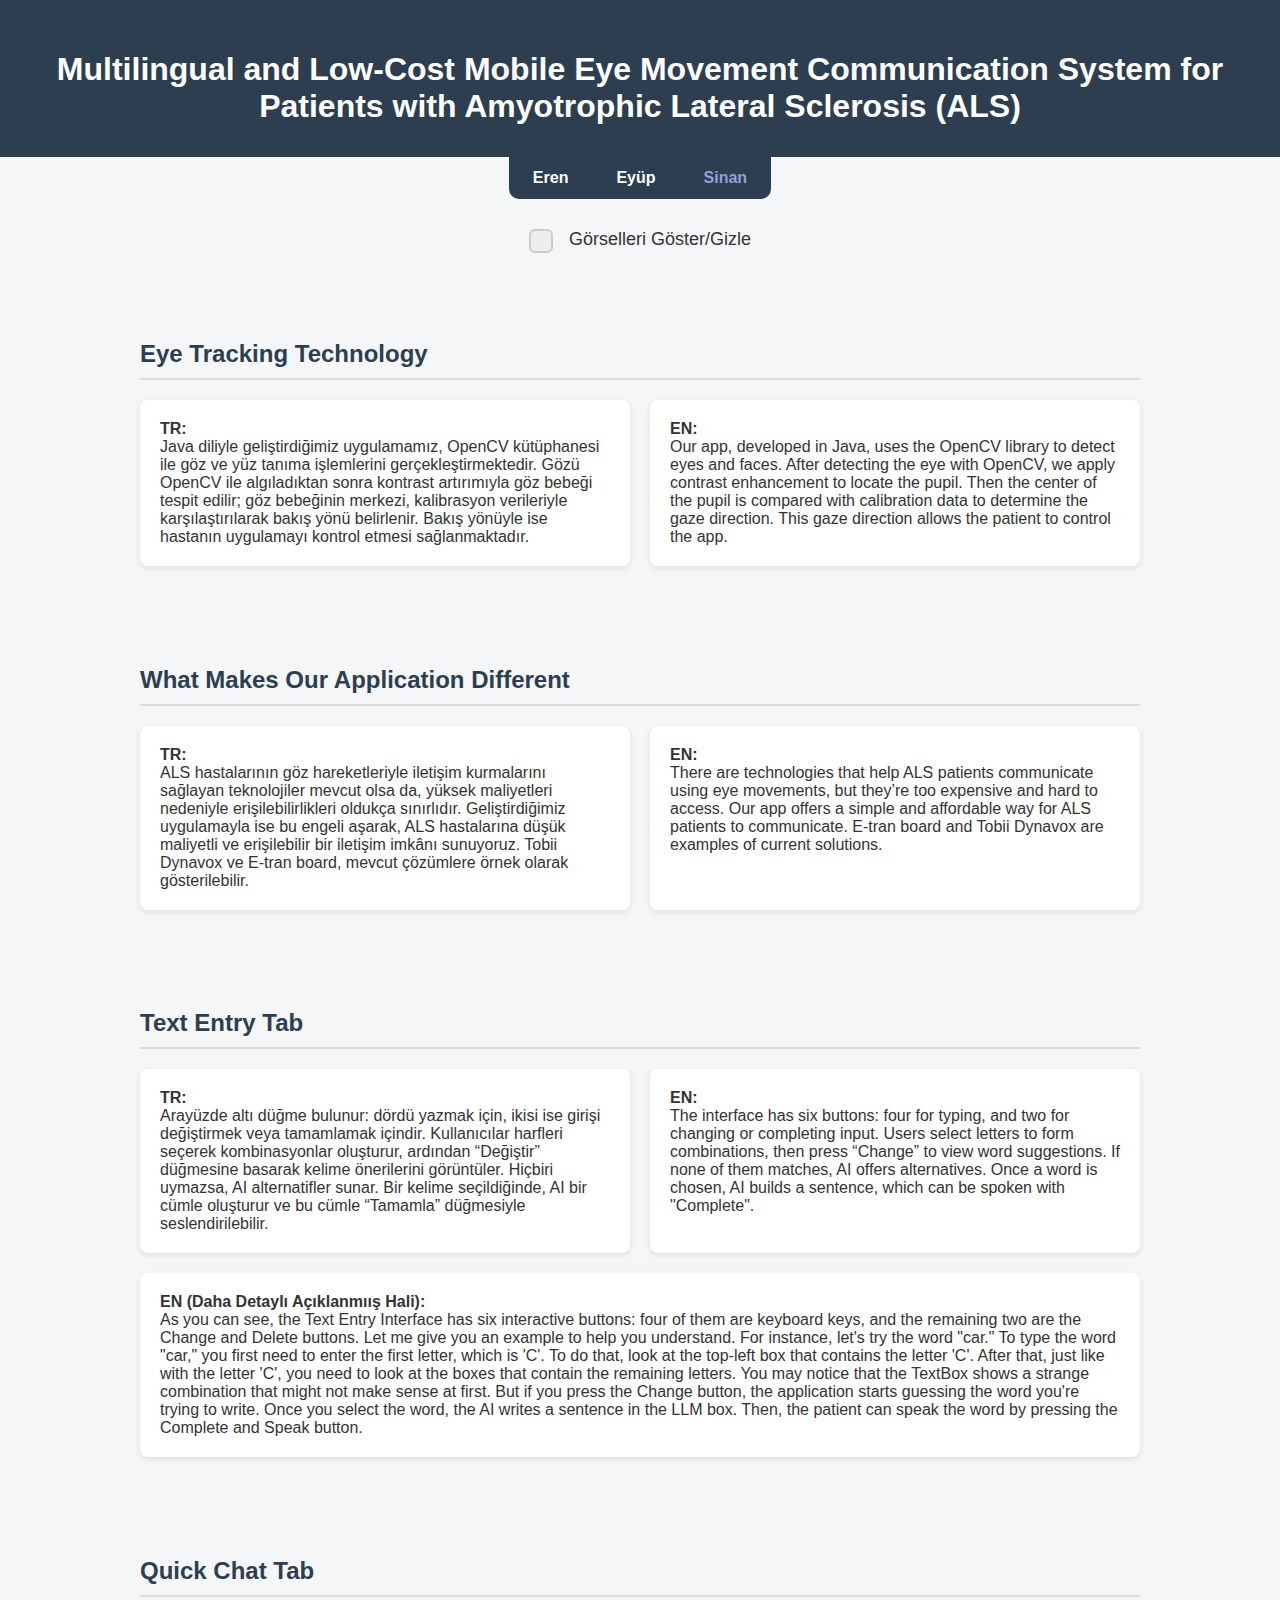
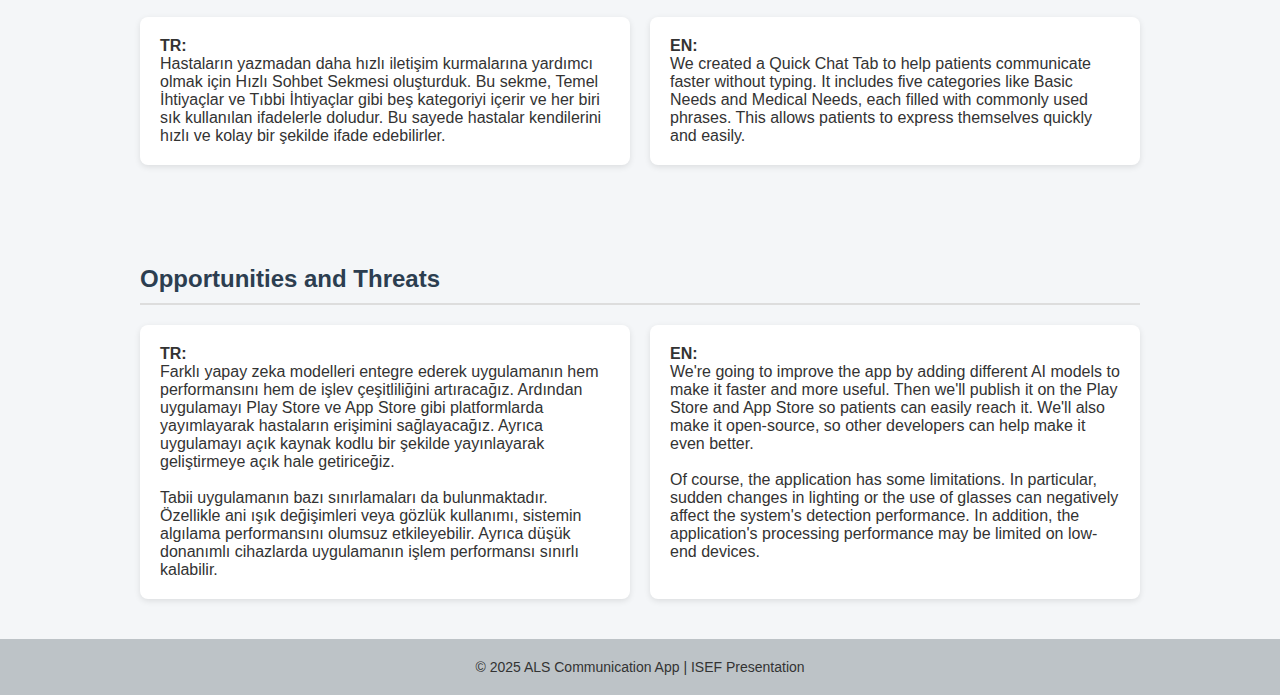
<file: index.html>
<!DOCTYPE html>
<html lang="tr">
<head>
  <meta charset="UTF-8">
  <meta name="viewport" content="width=device-width, initial-scale=1">
  <title>ALS - ISEF Mülakat</title>
  <style>
    body {
      font-family: 'Segoe UI', sans-serif;
      margin: 0;
      padding: 0;
      background: #f4f6f8;
      color: #333;
    }

    header {
      background: #2c3e50;
      color: white;
      padding: 30px 20px 10px;
      text-align: center;
      position: relative;
    }

    .profile-buttons {
      margin-top: 0px;
      display: flex;
      justify-content: center;
      flex-wrap: wrap;
    }

    .profile-buttons a {
      background: #2c3e50;
      color: white;
      text-decoration: none;
      padding: 12px 24px;
      border-radius: 0px;
      font-weight: 600;
      font-size: 16px;
      transition: all 0.3s ease;
    }

    .profile-buttons a:hover {
      background: #364a5f;
      transform: translateY(-2px);
      box-shadow: 0 6px 14px rgba(0,0,0,0.15);
    }
    #eren {
      border-radius: 0px 0px 0px 10px;
    }

    #eyup {
      border-radius: 0px 0px 0px 0px;
    }

    #sinan {
      border-radius: 0px 0px 10px 0px;
      color: #91a1dd;
    }

    @media (max-width: 600px) {
      .profile-buttons {
        
        align-items: center;
      }

      .profile-buttons a {
        width: 80%;
        text-align: center;
      }
    }

    section {
      padding: 40px 20px;
      max-width: 1000px;
      margin: auto;
    }
    h2 {
      color: #2c3e50;
      border-bottom: 2px solid #ddd;
      padding-bottom: 10px;
    }
    .content-pair {
      display: flex;
      flex-wrap: wrap;
      gap: 20px;
    }
    .box {
      flex: 1;
      min-width: 300px;
      background: white;
      padding: 20px;
      border-radius: 8px;
      box-shadow: 0 2px 6px rgba(0,0,0,0.1);
    }
    pre {
      background: #ecf0f1;
      padding: 15px;
      border-radius: 6px;
      overflow-x: auto;
    }
    footer {
      text-align: center;
      padding: 20px;
      background: #bdc3c7;
      font-size: 14px;
    }
    .section-image {
      display: none;
    }

    .checkbox-container {
      text-align: center;
      margin: 30px 0;
      font-family: 'Segoe UI', sans-serif;
    }

    .custom-checkbox {
      position: relative;
      padding-left: 40px;
      cursor: pointer;
      font-size: 18px;
      color: #333;
      user-select: none;
    }

    .custom-checkbox input {
      position: absolute;
      opacity: 0;
      cursor: pointer;
    }

    .checkmark {
      position: absolute;
      top: 0;
      left: 0;
      height: 24px;
      width: 24px;
      background-color: #eee;
      border-radius: 6px;
      transition: background-color 0.3s ease;
      box-shadow: inset 0 0 0 2px #ccc;
    }

    .custom-checkbox:hover .checkmark {
      background-color: #ddd;
    }

    .custom-checkbox input:checked ~ .checkmark {
      background-color: #4CAF50;
      box-shadow: inset 0 0 0 2px #4CAF50;
    }

    .checkmark::after {
      content: "";
      position: absolute;
      display: none;
      left: 8px;
      top: 4px;
      width: 6px;
      height: 12px;
      border: solid white;
      border-width: 0 2px 2px 0;
      transform: rotate(45deg);
    }

    .custom-checkbox input:checked ~ .checkmark::after {
      display: block;
    }
  </style>
</head>
<body>

<header>
  <h1>Multilingual and Low-Cost Mobile Eye Movement Communication System for Patients with Amyotrophic Lateral Sclerosis (ALS)</h1>
</header>

<div class="profile-buttons">
  <a href="eren.html" id="eren">Eren</a>
  <a href="eyup.html" id="eyup">Eyüp</a>
  <a href="index.html" id="sinan">Sinan</a>
</div>

<div class="checkbox-container">
  <label class="custom-checkbox">
    <input type="checkbox" id="toggleImages">
    <span class="checkmark"></span>
    Görselleri Göster/Gizle
  </label>
</div>

<section>
  <h2>Eye Tracking Technology</h2>
  <div class="content-pair">
    <div class="box">
      <strong>TR:</strong><br>
      Java diliyle geliştirdiğimiz uygulamamız, OpenCV kütüphanesi ile göz ve yüz tanıma işlemlerini gerçekleştirmektedir. Gözü OpenCV ile algıladıktan sonra kontrast artırımıyla göz bebeği tespit edilir; göz bebeğinin merkezi, kalibrasyon verileriyle karşılaştırılarak bakış yönü belirlenir. Bakış yönüyle ise hastanın uygulamayı kontrol etmesi sağlanmaktadır.
    </div>
    <div class="box">
      <strong>EN:</strong><br>
      Our app, developed in Java, uses the OpenCV library to detect eyes and faces. After detecting the eye with OpenCV, we apply contrast enhancement to locate the pupil. Then the center of the pupil is compared with calibration data to determine the gaze direction. This gaze direction allows the patient to control the app.
    </div>
  </div>
  <img src="images/index/gorsel1.png" alt="Eye tracking" style="width:100%; max-width:600px; display:block; margin:20px auto; border-radius:8px;" class="section-image">
</section>

<section>
  <h2>What Makes Our Application Different</h2>
  <div class="content-pair">
    <div class="box">
      <strong>TR:</strong><br>
      ALS hastalarının göz hareketleriyle iletişim kurmalarını sağlayan teknolojiler mevcut olsa da, yüksek maliyetleri nedeniyle erişilebilirlikleri oldukça sınırlıdır. Geliştirdiğimiz uygulamayla ise bu engeli aşarak, ALS hastalarına düşük maliyetli ve erişilebilir bir iletişim imkânı sunuyoruz. Tobii Dynavox ve E-tran board, mevcut çözümlere örnek olarak gösterilebilir.
    </div>
    <div class="box">
      <strong>EN:</strong><br>
      There are technologies that help ALS patients communicate using eye movements, but they’re too expensive and hard to access. Our app offers a simple and affordable way for ALS patients to communicate. E-tran board and Tobii Dynavox are examples of current solutions.
    </div>
  </div>
  <img src="images/index/gorsel2.png" alt="Whats Different" style="width:100%; max-width:600px; display:block; margin:20px auto; border-radius:8px;" class="section-image">
</section>

<section>
  <h2>Text Entry Tab</h2>
  <div class="content-pair">
    <div class="box">
      <strong>TR:</strong><br>
      Arayüzde altı düğme bulunur: dördü yazmak için, ikisi ise girişi değiştirmek veya tamamlamak içindir. Kullanıcılar harfleri seçerek kombinasyonlar oluşturur, ardından “Değiştir” düğmesine basarak kelime önerilerini görüntüler. Hiçbiri uymazsa, AI alternatifler sunar. Bir kelime seçildiğinde, AI bir cümle oluşturur ve bu cümle “Tamamla” düğmesiyle seslendirilebilir.
    </div>
    <div class="box">
      <strong>EN:</strong><br>
      The interface has six buttons: four for typing, and two for changing or completing input. Users select letters to form combinations, then press “Change” to view word suggestions. If none of them matches, AI offers alternatives. Once a word is chosen, AI builds a sentence, which can be spoken with "Complete".
    </div>
    <div class="box">
      <strong>EN (Daha Detaylı Açıklanmıış Hali):</strong><br>
      As you can see, the Text Entry Interface has six interactive buttons: four of them are keyboard keys, and the remaining two are the Change and Delete buttons. Let me give you an example to help you understand. For instance, let's try the word "car."
To type the word "car," you first need to enter the first letter, which is 'C'. To do that, look at the top-left box that contains the letter 'C'. After that, just like with the letter 'C', you need to look at the boxes that contain the remaining letters.
You may notice that the TextBox shows a strange combination that might not make sense at first. But if you press the Change button, the application starts guessing the word you're trying to write. Once you select the word, the AI writes a sentence in the LLM box. Then, the patient can speak the word by pressing the Complete and Speak button.
    </div>
  </div>
  <img src="images/index/gorsel3.png" alt="Text Entry" style="width:100%; max-width:600px; display:block; margin:20px auto; border-radius:8px;" class="section-image">
</section>

<section>
  <h2>Quick Chat Tab</h2>
  <div class="content-pair">
    <div class="box">
      <strong>TR:</strong><br>
      Hastaların yazmadan daha hızlı iletişim kurmalarına yardımcı olmak için Hızlı Sohbet Sekmesi oluşturduk. Bu sekme, Temel İhtiyaçlar ve Tıbbi İhtiyaçlar gibi beş kategoriyi içerir ve her biri sık kullanılan ifadelerle doludur. Bu sayede hastalar kendilerini hızlı ve kolay bir şekilde ifade edebilirler.
    </div>
    <div class="box">
      <strong>EN:</strong><br>
      We created a Quick Chat Tab to help patients communicate faster without typing. It includes five categories like Basic Needs and Medical Needs, each filled with commonly used phrases. This allows patients to express themselves quickly and easily.
    </div>
  </div>
  <img src="images/index/gorsel4.png" alt="Quick Chat" style="width:100%; max-width:600px; display:block; margin:20px auto; border-radius:8px;" class="section-image">
</section>

<section>
  <h2>Opportunities and Threats</h2>
  <div class="content-pair">
    <div class="box">
      <strong>TR:</strong><br>
      Farklı yapay zeka modelleri entegre ederek uygulamanın hem performansını hem de işlev çeşitliliğini artıracağız. Ardından uygulamayı Play Store ve App Store gibi platformlarda yayımlayarak hastaların erişimini sağlayacağız. Ayrıca uygulamayı açık kaynak kodlu bir şekilde yayınlayarak geliştirmeye açık hale getiriceğiz.<br><br>
      Tabii uygulamanın bazı sınırlamaları da bulunmaktadır. Özellikle ani ışık değişimleri veya gözlük kullanımı, sistemin algılama performansını olumsuz etkileyebilir. Ayrıca düşük donanımlı cihazlarda uygulamanın işlem performansı sınırlı kalabilir.
    </div>
    <div class="box">
      <strong>EN:</strong><br>
      We're going to improve the app by adding different AI models to make it faster and more useful. Then we'll publish it on the Play Store and App Store so patients can easily reach it. We'll also make it open-source, so other developers can help make it even better.<br><br>
      Of course, the application has some limitations. In particular, sudden changes in lighting or the use of glasses can negatively affect the system's detection performance. In addition, the application's processing performance may be limited on low-end devices.
    </div>
  </div>
  <img src="images/index/gorsel5.png" alt="Opportunities and Threats" style="width:100%; max-width:600px; display:block; margin:20px auto; border-radius:8px;" class="section-image">
</section>

<footer>
  © 2025 ALS Communication App | ISEF Presentation
</footer>

</body>
</html>
<script>
  const images = document.querySelectorAll('.section-image');
  images.forEach(img => {
    img.style.display = 'none';
  });

  const checkbox = document.getElementById('toggleImages');
  checkbox.addEventListener('change', function () {
    const images = document.querySelectorAll('.section-image');
    images.forEach(img => {
      img.style.display = this.checked ? 'block' : 'none';
    });
  });
</script>
</file>
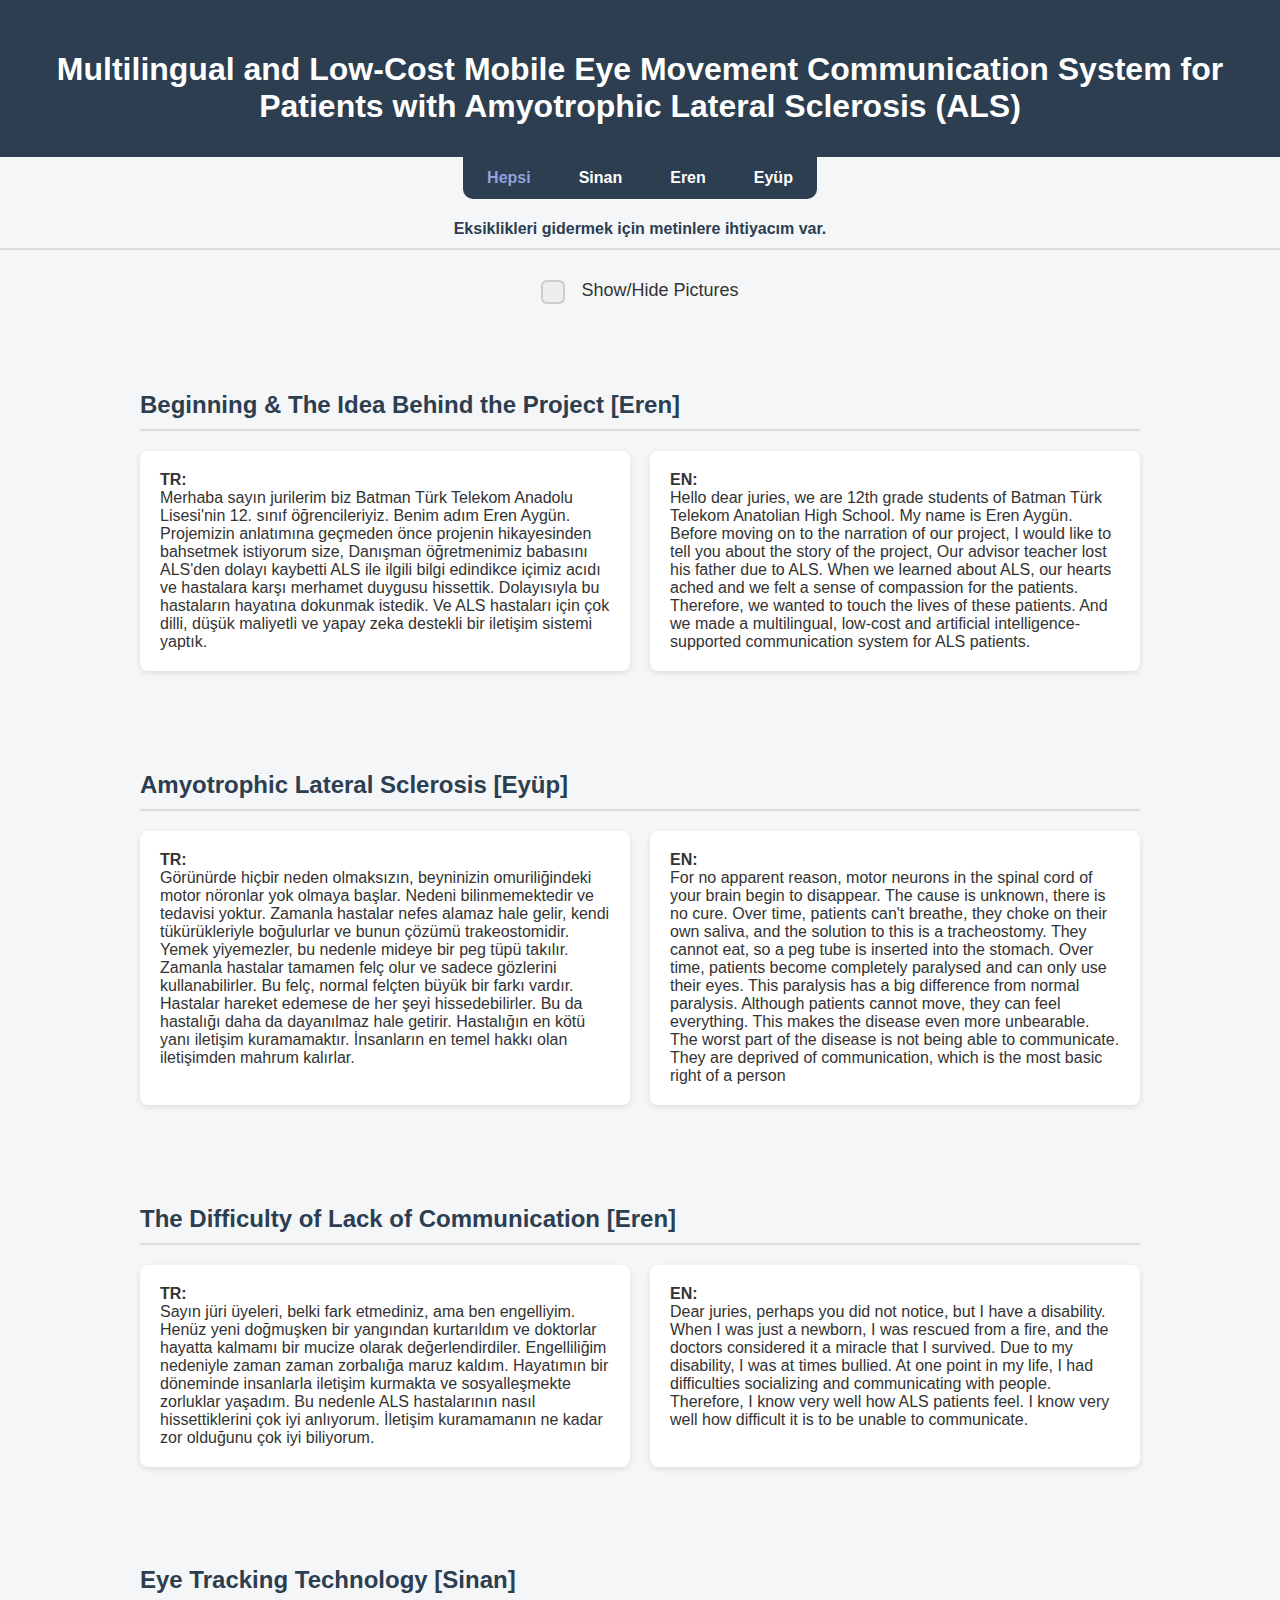
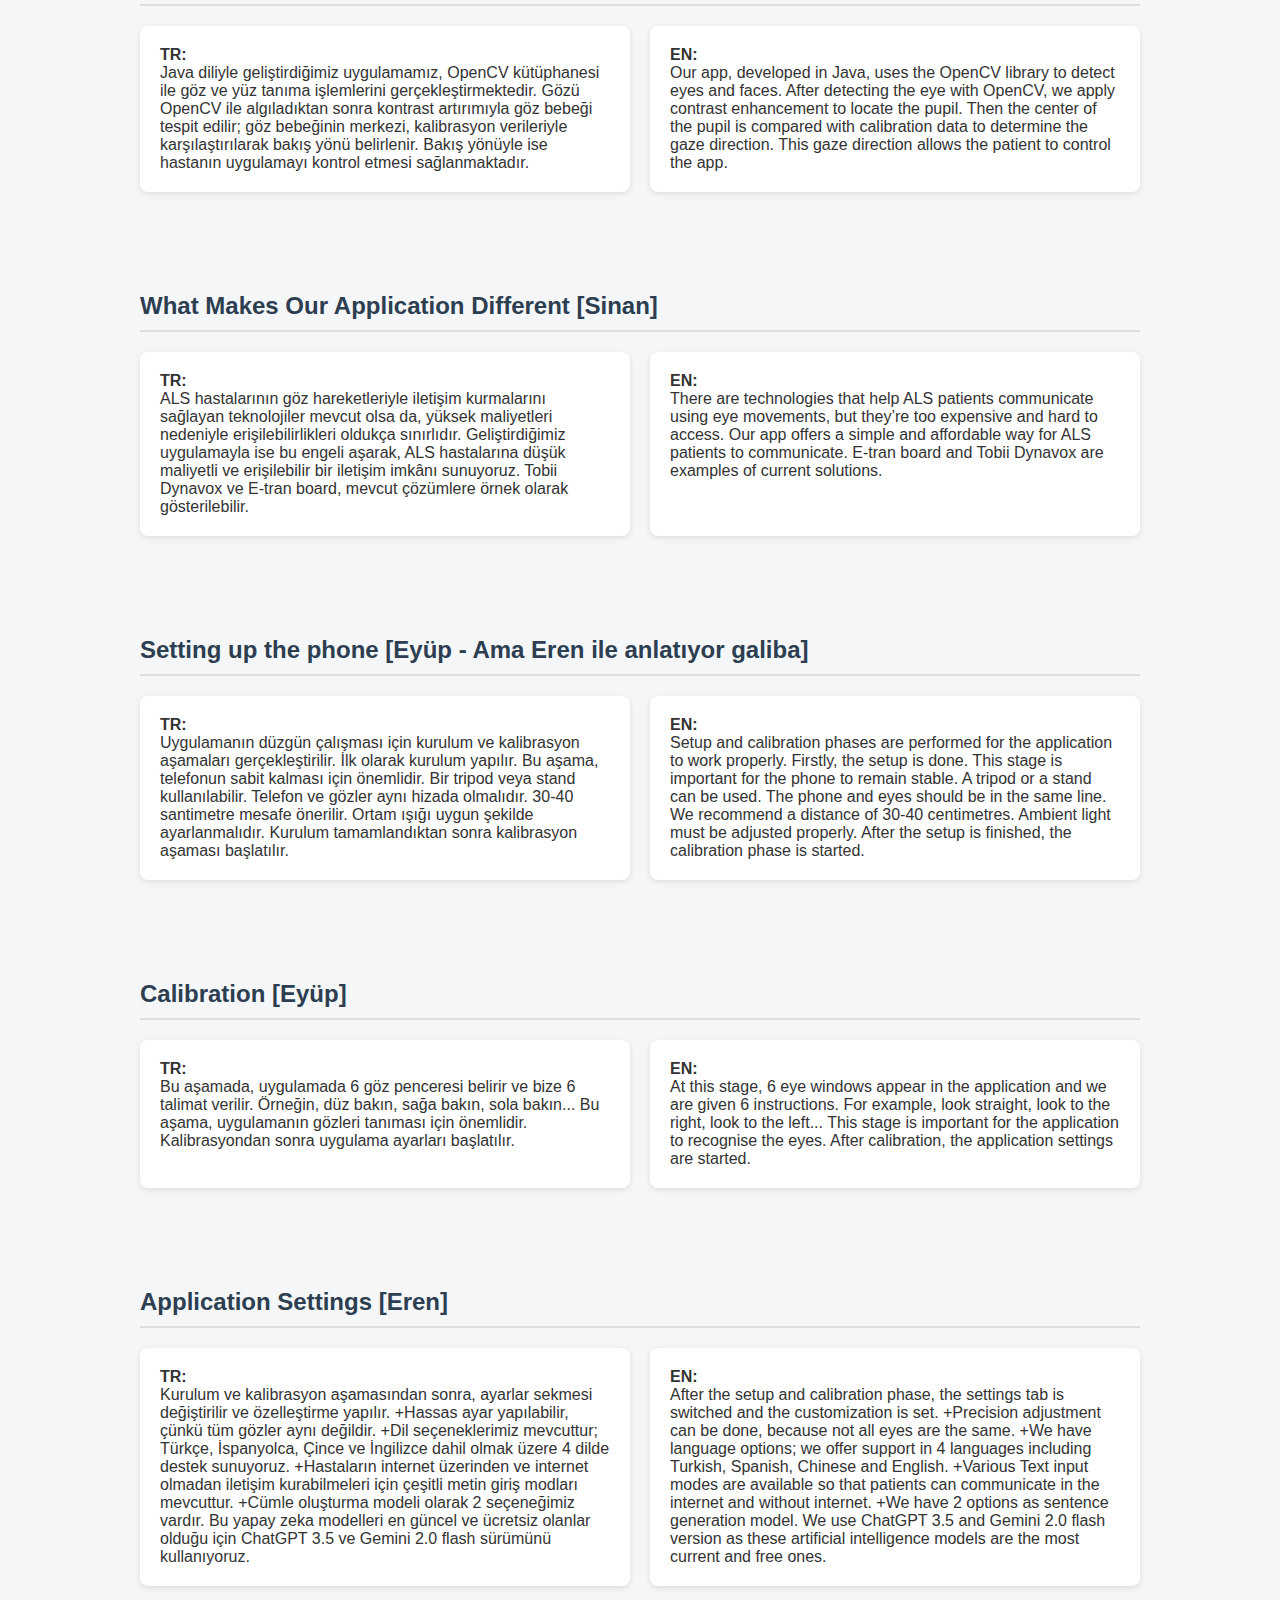
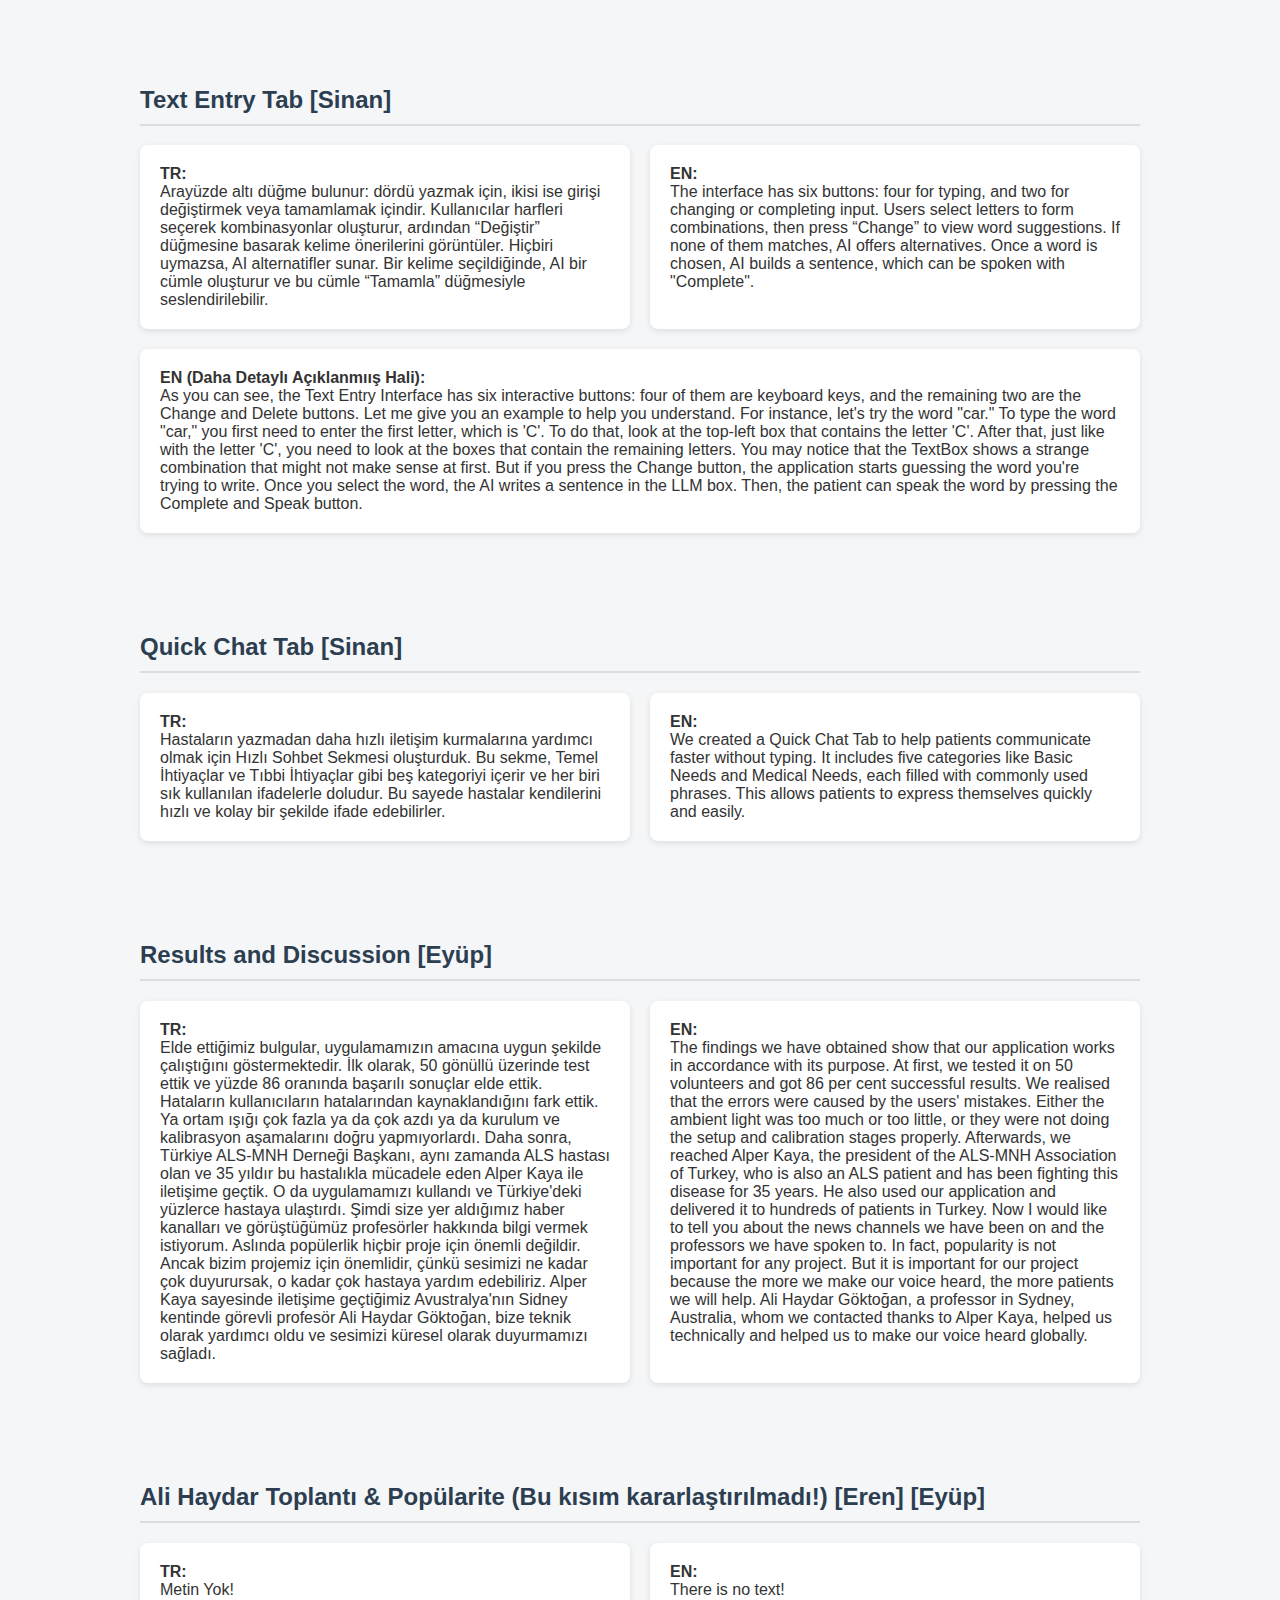
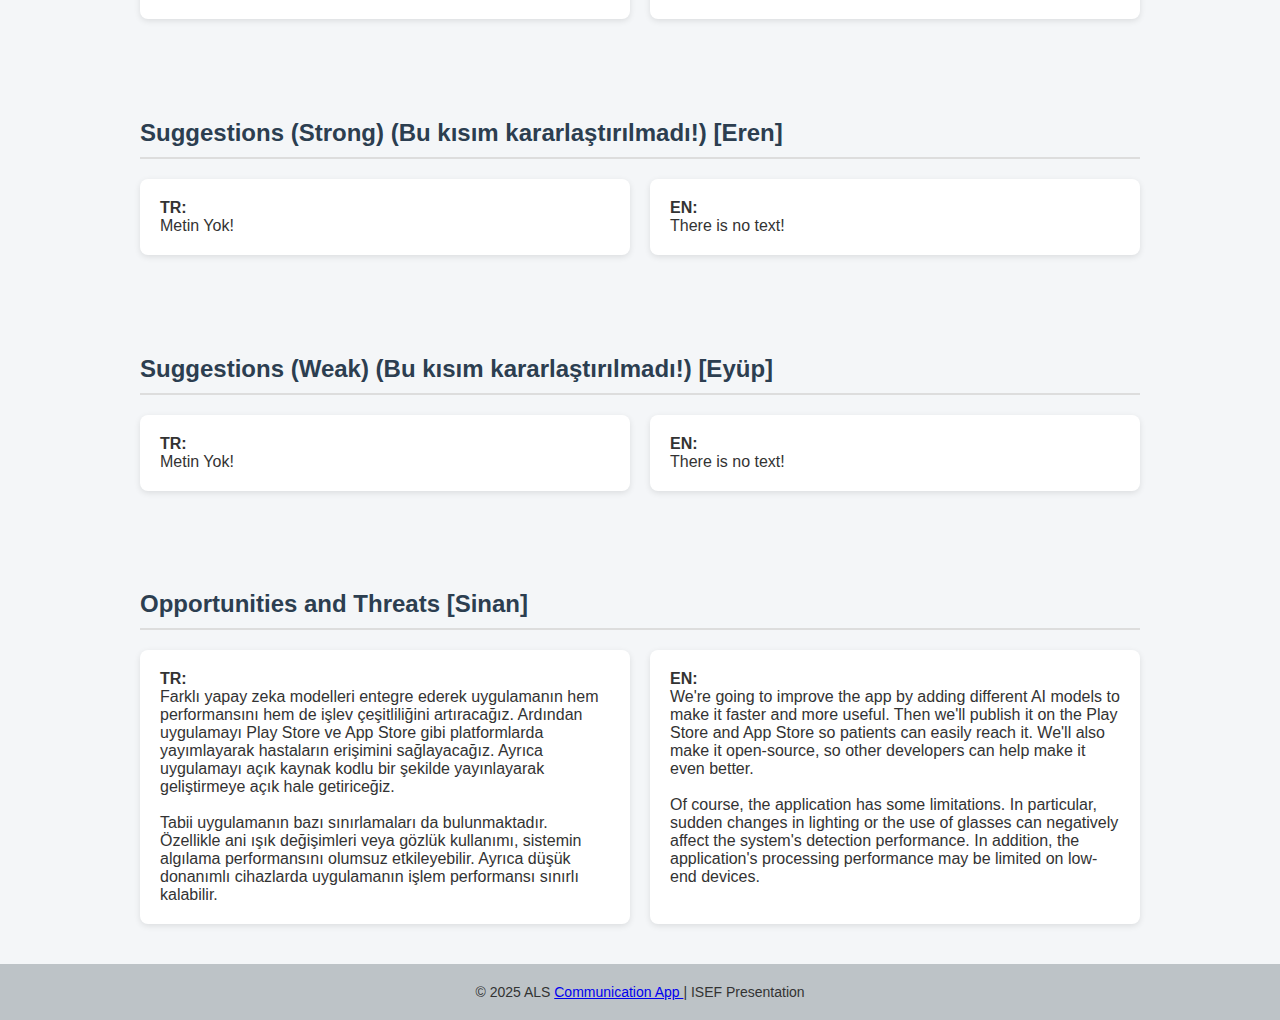
<file: all.html>
<!DOCTYPE html>
<html lang="tr">
<head>
  <meta charset="UTF-8">
  <meta name="viewport" content="width=device-width, initial-scale=1">
  <title>ALS - ISEF Mülakat</title>
  <style>
    body {
      font-family: 'Segoe UI', sans-serif;
      margin: 0;
      padding: 0;
      background: #f4f6f8;
      color: #333;
    }

    header {
      background: #2c3e50;
      color: white;
      padding: 30px 20px 10px;
      text-align: center;
      position: relative;
    }

    .profile-buttons {
      margin-top: 0px;
      display: flex;
      justify-content: center;
      flex-wrap: wrap;
    }

    .profile-buttons a {
      background: #2c3e50;
      color: white;
      text-decoration: none;
      padding: 12px 24px;
      border-radius: 0px;
      font-weight: 600;
      font-size: 16px;
      transition: all 0.3s ease;
    }

    .profile-buttons a:hover {
      background: #364a5f;
      transform: translateY(-2px);
      box-shadow: 0 6px 14px rgba(0,0,0,0.15);
    }
    #all {
      border-radius: 0px 0px 0px 10px;
      color: #91a1dd;
    }

    #eren {
      border-radius: 0px 0px 0px 0px;
    }

    #sinan {
      border-radius: 0px 0px 0px 0px;
    }

    #eyup {
      border-radius: 0px 0px 10px 0px;
    }

    @media (max-width: 300px) {
      .profile-buttons {
        flex-direction: column;
        align-items: center;
      }

      .profile-buttons a {
        width: 80%;
        text-align: center;
      }
    }

    h4 {
      color: #2c3e50;
      border-bottom: 2px solid #ddd;
      padding-bottom: 10px;
      text-align: center;
    }

    section {
      padding: 40px 20px;
      max-width: 1000px;
      margin: auto;
    }
    h2 {
      color: #2c3e50;
      border-bottom: 2px solid #ddd;
      padding-bottom: 10px;
    }
    .content-pair {
      display: flex;
      flex-wrap: wrap;
      gap: 20px;
    }
    .box {
      flex: 1;
      min-width: 300px;
      background: white;
      padding: 20px;
      border-radius: 8px;
      box-shadow: 0 2px 6px rgba(0,0,0,0.1);
    }
    pre {
      background: #ecf0f1;
      padding: 15px;
      border-radius: 6px;
      overflow-x: auto;
    }
    footer {
      text-align: center;
      padding: 20px;
      background: #bdc3c7;
      font-size: 14px;
    }
    .checkbox-container {
      text-align: center;
      margin: 30px 0;
      font-family: 'Segoe UI', sans-serif;
    }

    .custom-checkbox {
      position: relative;
      padding-left: 40px;
      cursor: pointer;
      font-size: 18px;
      color: #333;
      user-select: none;
    }

    .custom-checkbox input {
      position: absolute;
      opacity: 0;
      cursor: pointer;
    }

    .checkmark {
      position: absolute;
      top: 0;
      left: 0;
      height: 24px;
      width: 24px;
      background-color: #eee;
      border-radius: 6px;
      transition: background-color 0.3s ease;
      box-shadow: inset 0 0 0 2px #ccc;
    }

    .custom-checkbox:hover .checkmark {
      background-color: #ddd;
    }

    .custom-checkbox input:checked ~ .checkmark {
      background-color: #4CAF50;
      box-shadow: inset 0 0 0 2px #4CAF50;
    }

    .checkmark::after {
      content: "";
      position: absolute;
      display: none;
      left: 8px;
      top: 4px;
      width: 6px;
      height: 12px;
      border: solid white;
      border-width: 0 2px 2px 0;
      transform: rotate(45deg);
    }

    .custom-checkbox input:checked ~ .checkmark::after {
      display: block;
    }
  </style>
</head>
<body>

<header>
  <h1>Multilingual and Low-Cost Mobile Eye Movement Communication System for Patients with Amyotrophic Lateral Sclerosis (ALS)</h1>
</header>

<div class="profile-buttons">
    <a href="all.html" id="all">Hepsi</a>
    <a href="index.html" id="sinan">Sinan</a>
    <a href="eren.html" id="eren">Eren</a>
    <a href="eyup.html" id="eyup">Eyüp</a>
</div>

<h4>Eksiklikleri gidermek için metinlere ihtiyacım var.</h4>

<div class="checkbox-container">
  <label class="custom-checkbox">
    <input type="checkbox" id="toggleImages">
    <span class="checkmark"></span>
    Show/Hide Pictures
  </label>
</div>

<section>
  <h2>Beginning & The Idea Behind the Project [Eren]</h2>
  <div class="content-pair">
    <div class="box">
      <strong>TR:</strong><br>
      Merhaba sayın jurilerim biz Batman Türk Telekom Anadolu Lisesi'nin 12. sınıf öğrencileriyiz. Benim adım Eren Aygün. Projemizin anlatımına geçmeden önce projenin hikayesinden bahsetmek istiyorum size, Danışman öğretmenimiz babasını ALS'den dolayı kaybetti ALS ile ilgili bilgi edindikce içimiz acıdı ve hastalara karşı merhamet duygusu hissettik. Dolayısıyla bu hastaların hayatına dokunmak istedik. Ve ALS hastaları için çok dilli, düşük maliyetli ve yapay zeka destekli bir iletişim sistemi yaptık.
    </div>
    <div class="box">
      <strong>EN:</strong><br>
      Hello dear juries, we are 12th grade students of Batman Türk Telekom Anatolian High School. My name is Eren Aygün. Before moving on to the narration of our project, I would like to tell you about the story of the project, Our advisor teacher lost his father due to ALS. When we learned about ALS, our hearts ached and we felt a sense of compassion for the patients. Therefore, we wanted to touch the lives of these patients. And we made a multilingual, low-cost and artificial intelligence-supported communication system for ALS patients.
    </div>
  </div>
  <img src="images/eren/gorsel1.png" alt="Beginning" style="width:100%; max-width:600px; display:block; margin:20px auto; border-radius:8px;" class="section-image">
  <img src="images/eren/gorsel2.png" alt="The Idea Behind the Project" style="width:100%; max-width:600px; display:block; margin:20px auto; border-radius:8px;" class="section-image">
</section>

<section>
  <h2>Amyotrophic Lateral Sclerosis [Eyüp]</h2>
  <div class="content-pair">
    <div class="box">
      <strong>TR:</strong><br>
      Görünürde hiçbir neden olmaksızın, beyninizin omuriliğindeki motor nöronlar yok olmaya başlar. Nedeni bilinmemektedir ve tedavisi yoktur. Zamanla hastalar nefes alamaz hale gelir, kendi tükürükleriyle boğulurlar ve bunun çözümü trakeostomidir. Yemek yiyemezler, bu nedenle mideye bir peg tüpü takılır. Zamanla hastalar tamamen felç olur ve sadece gözlerini kullanabilirler. Bu felç, normal felçten büyük bir farkı vardır. Hastalar hareket edemese de her şeyi hissedebilirler. Bu da hastalığı daha da dayanılmaz hale getirir. Hastalığın en kötü yanı iletişim kuramamaktır. İnsanların en temel hakkı olan iletişimden mahrum kalırlar.
    </div>
    <div class="box">
      <strong>EN:</strong><br>
      For no apparent reason, motor neurons in the spinal cord of your brain begin to disappear. The cause is unknown, there is no cure. Over time, patients can't breathe, they choke on their own saliva, and the solution to this is a tracheostomy. They cannot eat, so a peg tube is inserted into the stomach. Over time, patients become completely paralysed and can only use their eyes. This paralysis has a big difference from normal paralysis. Although patients cannot move, they can feel everything. This makes the disease even more unbearable. The worst part of the disease is not being able to communicate. They are deprived of communication, which is the most basic right of a person
    </div>
  </div>
  <img src="images/eyup/gorsel1.png" alt="Amyotrophic Lateral Sclerosis" style="width:100%; max-width:600px; display:block; margin:20px auto; border-radius:8px;" class="section-image">
</section>

<section>
  <h2>The Difficulty of Lack of Communication [Eren]</h2>
  <div class="content-pair">
    <div class="box">
      <strong>TR:</strong><br>
      Sayın jüri üyeleri, belki fark etmediniz, ama ben engelliyim. Henüz yeni doğmuşken bir yangından kurtarıldım ve doktorlar hayatta kalmamı bir mucize olarak değerlendirdiler. Engelliliğim nedeniyle zaman zaman zorbalığa maruz kaldım. Hayatımın bir döneminde insanlarla iletişim kurmakta ve sosyalleşmekte zorluklar yaşadım. Bu nedenle ALS hastalarının nasıl hissettiklerini çok iyi anlıyorum. İletişim kuramamanın ne kadar zor olduğunu çok iyi biliyorum.
    </div>
    <div class="box">
      <strong>EN:</strong><br>
      Dear juries, perhaps you did not notice, but I have a disability. When I was just a newborn, I was rescued from a fire, and the doctors considered it a miracle that I survived. Due to my disability, I was at times bullied. At one point in my life, I had difficulties socializing and communicating with people. Therefore, I know very well how ALS patients feel. I know very well how difficult it is to be unable to communicate.
    </div>
  </div>
</section>

<section>
  <h2>Eye Tracking Technology [Sinan]</h2>
  <div class="content-pair">
    <div class="box">
      <strong>TR:</strong><br>
      Java diliyle geliştirdiğimiz uygulamamız, OpenCV kütüphanesi ile göz ve yüz tanıma işlemlerini gerçekleştirmektedir. Gözü OpenCV ile algıladıktan sonra kontrast artırımıyla göz bebeği tespit edilir; göz bebeğinin merkezi, kalibrasyon verileriyle karşılaştırılarak bakış yönü belirlenir. Bakış yönüyle ise hastanın uygulamayı kontrol etmesi sağlanmaktadır.
    </div>
    <div class="box">
      <strong>EN:</strong><br>
      Our app, developed in Java, uses the OpenCV library to detect eyes and faces. After detecting the eye with OpenCV, we apply contrast enhancement to locate the pupil. Then the center of the pupil is compared with calibration data to determine the gaze direction. This gaze direction allows the patient to control the app.
    </div>
  </div>
  <img src="images/index/gorsel1.png" alt="Eye tracking" style="width:100%; max-width:600px; display:block; margin:20px auto; border-radius:8px;" class="section-image">
</section>

<section>
  <h2>What Makes Our Application Different [Sinan]</h2>
  <div class="content-pair">
    <div class="box">
      <strong>TR:</strong><br>
      ALS hastalarının göz hareketleriyle iletişim kurmalarını sağlayan teknolojiler mevcut olsa da, yüksek maliyetleri nedeniyle erişilebilirlikleri oldukça sınırlıdır. Geliştirdiğimiz uygulamayla ise bu engeli aşarak, ALS hastalarına düşük maliyetli ve erişilebilir bir iletişim imkânı sunuyoruz. Tobii Dynavox ve E-tran board, mevcut çözümlere örnek olarak gösterilebilir.
    </div>
    <div class="box">
      <strong>EN:</strong><br>
      There are technologies that help ALS patients communicate using eye movements, but they’re too expensive and hard to access. Our app offers a simple and affordable way for ALS patients to communicate. E-tran board and Tobii Dynavox are examples of current solutions.
    </div>
  </div>
  <img src="images/index/gorsel2.png" alt="Whats Different" style="width:100%; max-width:600px; display:block; margin:20px auto; border-radius:8px;" class="section-image">
</section>

<section>
  <h2>Setting up the phone [Eyüp - Ama Eren ile anlatıyor galiba]</h2>
  <div class="content-pair">
    <div class="box">
      <strong>TR:</strong><br>
      Uygulamanın düzgün çalışması için kurulum ve kalibrasyon aşamaları gerçekleştirilir. İlk olarak kurulum yapılır. Bu aşama, telefonun sabit kalması için önemlidir. Bir tripod veya stand kullanılabilir. Telefon ve gözler aynı hizada olmalıdır. 30-40 santimetre mesafe önerilir. Ortam ışığı uygun şekilde ayarlanmalıdır. Kurulum tamamlandıktan sonra kalibrasyon aşaması başlatılır.
    </div>
    <div class="box">
      <strong>EN:</strong><br>
      Setup and calibration phases are performed for the application to work properly. Firstly, the setup is done. This stage is important for the phone to remain stable. A tripod or a stand can be used. The phone and eyes should be in the same line. We recommend a distance of 30-40 centimetres. Ambient light must be adjusted properly. After the setup is finished, the calibration phase is started.
    </div>
  </div>
  <img src="images/eyup/gorsel2.png" alt="Setup" style="width:100%; max-width:600px; display:block; margin:20px auto; border-radius:8px;" class="section-image">
</section>

<section>
  <h2>Calibration [Eyüp]</h2>
  <div class="content-pair">
    <div class="box">
      <strong>TR:</strong><br>
      Bu aşamada, uygulamada 6 göz penceresi belirir ve bize 6 talimat verilir. Örneğin, düz bakın, sağa bakın, sola bakın... Bu aşama, uygulamanın gözleri tanıması için önemlidir. Kalibrasyondan sonra uygulama ayarları başlatılır.
    </div>
    <div class="box">
      <strong>EN:</strong><br>
      At this stage, 6 eye windows appear in the application and we are given 6 instructions. For example, look straight, look to the right, look to the left... This stage is important for the application to recognise the eyes. After calibration, the application settings are started.
    </div>
  </div>
  <img src="images/eyup/gorsel3.png" alt="Calibration" style="width:100%; max-width:600px; display:block; margin:20px auto; border-radius:8px;" class="section-image">
</section>

<section>
  <h2>Application Settings [Eren]</h2>
  <div class="content-pair">
    <div class="box">
      <strong>TR:</strong><br>
      Kurulum ve kalibrasyon aşamasından sonra, ayarlar sekmesi değiştirilir ve özelleştirme yapılır.
+Hassas ayar yapılabilir, çünkü tüm gözler aynı değildir.
+Dil seçeneklerimiz mevcuttur; Türkçe, İspanyolca, Çince ve İngilizce dahil olmak üzere 4 dilde destek sunuyoruz.
+Hastaların internet üzerinden ve internet olmadan iletişim kurabilmeleri için çeşitli metin giriş modları mevcuttur.
+Cümle oluşturma modeli olarak 2 seçeneğimiz vardır. Bu yapay zeka modelleri en güncel ve ücretsiz olanlar olduğu için ChatGPT 3.5 ve Gemini 2.0 flash sürümünü kullanıyoruz.
    </div>
    <div class="box">
      <strong>EN:</strong><br>
      After the setup and calibration phase, the settings tab is switched and the customization is set.
+Precision adjustment can be done, because not all eyes are the same.
+We have language options; we offer support in 4 languages including Turkish, Spanish, Chinese and English.
+Various Text input modes are available so that patients can communicate in the internet and without internet.
+We have 2 options as sentence generation model. We use ChatGPT 3.5 and Gemini 2.0 flash version as these artificial intelligence models are the most current and free ones.
    </div>
  </div>
  <img src="images/eren/gorsel3.png" alt="Settings" style="width:100%; max-width:600px; display:block; margin:20px auto; border-radius:8px;" class="section-image">
</section>

<section>
  <h2>Text Entry Tab [Sinan]</h2>
  <div class="content-pair">
    <div class="box">
      <strong>TR:</strong><br>
      Arayüzde altı düğme bulunur: dördü yazmak için, ikisi ise girişi değiştirmek veya tamamlamak içindir. Kullanıcılar harfleri seçerek kombinasyonlar oluşturur, ardından “Değiştir” düğmesine basarak kelime önerilerini görüntüler. Hiçbiri uymazsa, AI alternatifler sunar. Bir kelime seçildiğinde, AI bir cümle oluşturur ve bu cümle “Tamamla” düğmesiyle seslendirilebilir.
    </div>
    <div class="box">
      <strong>EN:</strong><br>
      The interface has six buttons: four for typing, and two for changing or completing input. Users select letters to form combinations, then press “Change” to view word suggestions. If none of them matches, AI offers alternatives. Once a word is chosen, AI builds a sentence, which can be spoken with "Complete".
    </div>
    <div class="box">
      <strong>EN (Daha Detaylı Açıklanmıış Hali):</strong><br>
      As you can see, the Text Entry Interface has six interactive buttons: four of them are keyboard keys, and the remaining two are the Change and Delete buttons. Let me give you an example to help you understand. For instance, let's try the word "car."
To type the word "car," you first need to enter the first letter, which is 'C'. To do that, look at the top-left box that contains the letter 'C'. After that, just like with the letter 'C', you need to look at the boxes that contain the remaining letters.
You may notice that the TextBox shows a strange combination that might not make sense at first. But if you press the Change button, the application starts guessing the word you're trying to write. Once you select the word, the AI writes a sentence in the LLM box. Then, the patient can speak the word by pressing the Complete and Speak button.
    </div>
  </div>
  <img src="images/index/gorsel3.png" alt="Text Entry" style="width:100%; max-width:600px; display:block; margin:20px auto; border-radius:8px;" class="section-image">
</section>

<section>
  <h2>Quick Chat Tab [Sinan]</h2>
  <div class="content-pair">
    <div class="box">
      <strong>TR:</strong><br>
      Hastaların yazmadan daha hızlı iletişim kurmalarına yardımcı olmak için Hızlı Sohbet Sekmesi oluşturduk. Bu sekme, Temel İhtiyaçlar ve Tıbbi İhtiyaçlar gibi beş kategoriyi içerir ve her biri sık kullanılan ifadelerle doludur. Bu sayede hastalar kendilerini hızlı ve kolay bir şekilde ifade edebilirler.
    </div>
    <div class="box">
      <strong>EN:</strong><br>
      We created a Quick Chat Tab to help patients communicate faster without typing. It includes five categories like Basic Needs and Medical Needs, each filled with commonly used phrases. This allows patients to express themselves quickly and easily.
    </div>
  </div>
  <img src="images/index/gorsel4.png" alt="Quick Chat" style="width:100%; max-width:600px; display:block; margin:20px auto; border-radius:8px;" class="section-image">
</section>

<section>
  <h2>Results and Discussion [Eyüp]</h2>
  <div class="content-pair">
    <div class="box">
      <strong>TR:</strong><br>
      Elde ettiğimiz bulgular, uygulamamızın amacına uygun şekilde çalıştığını göstermektedir. İlk olarak, 50 gönüllü üzerinde test ettik ve yüzde 86 oranında başarılı sonuçlar elde ettik. Hataların kullanıcıların hatalarından kaynaklandığını fark ettik. Ya ortam ışığı çok fazla ya da çok azdı ya da kurulum ve kalibrasyon aşamalarını doğru yapmıyorlardı. Daha sonra, Türkiye ALS-MNH Derneği Başkanı, aynı zamanda ALS hastası olan ve 35 yıldır bu hastalıkla mücadele eden Alper Kaya ile iletişime geçtik. O da uygulamamızı kullandı ve Türkiye'deki yüzlerce hastaya ulaştırdı. Şimdi size yer aldığımız haber kanalları ve görüştüğümüz profesörler hakkında bilgi vermek istiyorum. Aslında popülerlik hiçbir proje için önemli değildir. Ancak bizim projemiz için önemlidir, çünkü sesimizi ne kadar çok duyurursak, o kadar çok hastaya yardım edebiliriz. Alper Kaya sayesinde iletişime geçtiğimiz Avustralya'nın Sidney kentinde görevli profesör Ali Haydar Göktoğan, bize teknik olarak yardımcı oldu ve sesimizi küresel olarak duyurmamızı sağladı.
    </div>
    <div class="box">
      <strong>EN:</strong><br>
      The findings we have obtained show that our application works in accordance with its purpose. At first, we tested it on 50 volunteers and got 86 per cent successful results. We realised that the errors were caused by the users' mistakes. Either the ambient light was too much or too little, or they were not doing the setup and calibration stages properly. Afterwards, we reached Alper Kaya, the president of the ALS-MNH Association of Turkey, who is also an ALS patient and has been fighting this disease for 35 years. He also used our application and delivered it to hundreds of patients in Turkey. Now I would like to tell you about the news channels we have been on and the professors we have spoken to. In fact, popularity is not important for any project. But it is important for our project because the more we make our voice heard, the more patients we will help. Ali Haydar Göktoğan, a professor in Sydney, Australia, whom we contacted thanks to Alper Kaya, helped us technically and helped us to make our voice heard globally.
    </div>
  </div>
  <img src="images/eyup/gorsel4.png" alt="Results and Discussion" style="width:100%; max-width:600px; display:block; margin:20px auto; border-radius:8px;" class="section-image">
</section>

<section>
  <h2>Ali Haydar Toplantı & Popülarite (Bu kısım kararlaştırılmadı!) [Eren] [Eyüp]</h2>
  <div class="content-pair">
    <div class="box">
      <strong>TR:</strong><br>
      Metin Yok!
    </div>
    <div class="box">
      <strong>EN:</strong><br>
      There is no text!
    </div>
  </div>
</section>

<section>
  <h2>Suggestions (Strong) (Bu kısım kararlaştırılmadı!) [Eren]</h2>
  <div class="content-pair">
    <div class="box">
      <strong>TR:</strong><br>
      Metin Yok!
    </div>
    <div class="box">
      <strong>EN:</strong><br>
      There is no text!
    </div>
  </div>
</section>

<section>
  <h2>Suggestions (Weak) (Bu kısım kararlaştırılmadı!) [Eyüp]</h2>
  <div class="content-pair">
    <div class="box">
      <strong>TR:</strong><br>
      Metin Yok!
    </div>
    <div class="box">
      <strong>EN:</strong><br>
      There is no text!
    </div>
  </div>
</section>

<section>
  <h2>Opportunities and Threats [Sinan]</h2>
  <div class="content-pair">
    <div class="box">
      <strong>TR:</strong><br>
      Farklı yapay zeka modelleri entegre ederek uygulamanın hem performansını hem de işlev çeşitliliğini artıracağız. Ardından uygulamayı Play Store ve App Store gibi platformlarda yayımlayarak hastaların erişimini sağlayacağız. Ayrıca uygulamayı açık kaynak kodlu bir şekilde yayınlayarak geliştirmeye açık hale getiriceğiz.<br><br>
      Tabii uygulamanın bazı sınırlamaları da bulunmaktadır. Özellikle ani ışık değişimleri veya gözlük kullanımı, sistemin algılama performansını olumsuz etkileyebilir. Ayrıca düşük donanımlı cihazlarda uygulamanın işlem performansı sınırlı kalabilir.
    </div>
    <div class="box">
      <strong>EN:</strong><br>
      We're going to improve the app by adding different AI models to make it faster and more useful. Then we'll publish it on the Play Store and App Store so patients can easily reach it. We'll also make it open-source, so other developers can help make it even better.<br><br>
      Of course, the application has some limitations. In particular, sudden changes in lighting or the use of glasses can negatively affect the system's detection performance. In addition, the application's processing performance may be limited on low-end devices.
    </div>
  </div>
  <img src="images/index/gorsel5.png" alt="Opportunities and Threats" style="width:100%; max-width:600px; display:block; margin:20px auto; border-radius:8px;" class="section-image">
</section>

<footer>
  © 2025 ALS 
  <a href="download.html"> Communication App </a>
  | ISEF Presentation
</footer>

</body>
</html>
<script>
  const images = document.querySelectorAll('.section-image');
  images.forEach(img => {
    img.style.display = 'none';
  });

  const checkbox = document.getElementById('toggleImages');
  checkbox.addEventListener('change', function () {
    const images = document.querySelectorAll('.section-image');
    images.forEach(img => {
      img.style.display = this.checked ? 'block' : 'none';
    });
  });
</script>
</file>
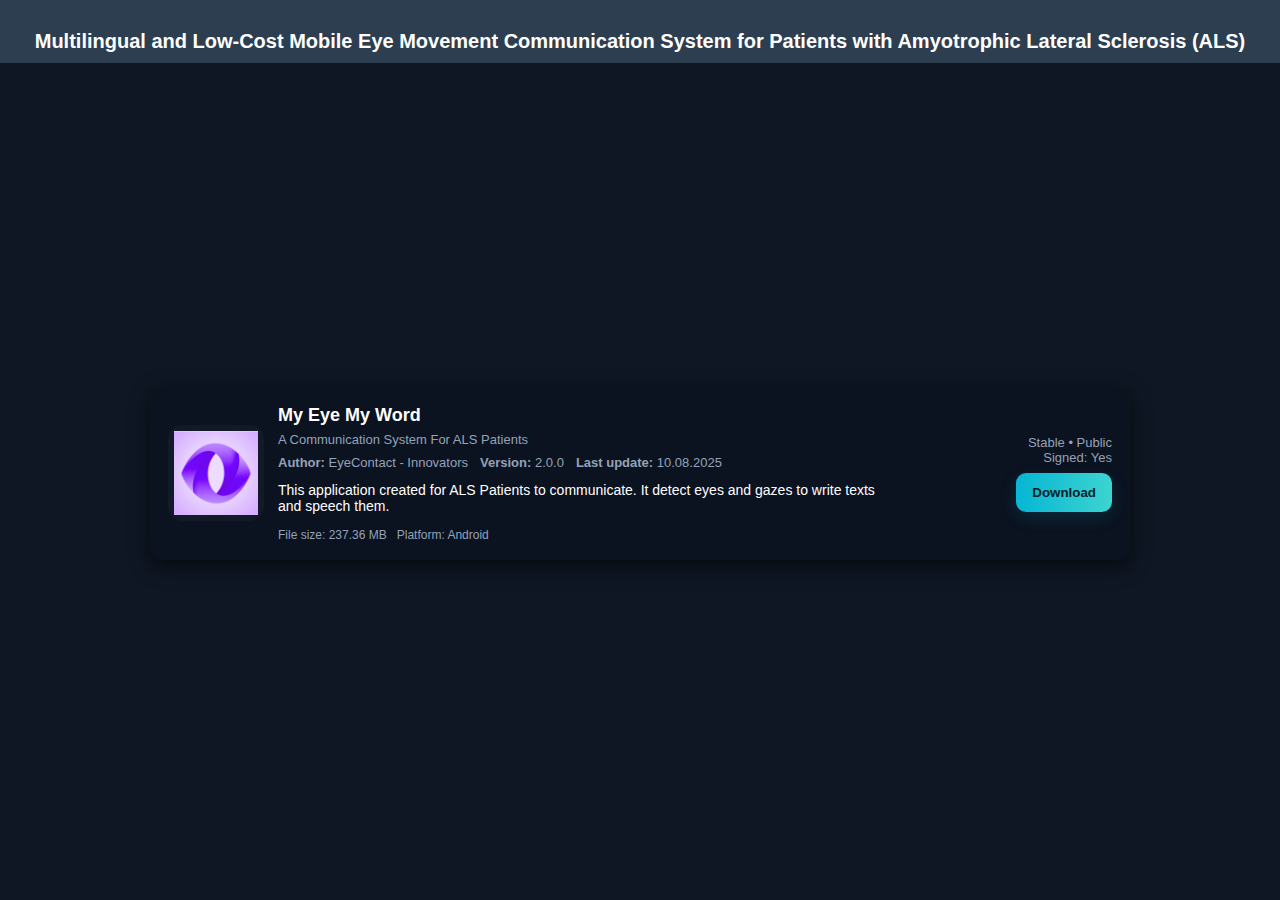
<file: download.html>
<!doctype html>
<html lang="en">
<head>
  <meta charset="utf-8" />
  <meta name="viewport" content="width=device-width,initial-scale=1" />
  <title>App Download — Example</title>
  <style>
    :root{
      --bg:#0f1724; --card:#0b1220; --muted:#94a3b8; --accent:#06b6d4; --glass: rgba(255,255,255,0.03);
      --radius:12px; --max-width:980px;
    }
    *{box-sizing:border-box}
    body{font-family:'Segoe UI',sans-serif; margin:0; padding:0; background:var(--bg); color:white;}

    /* Header */
    header.site-header{background:#2c3e50; color:white; padding:30px 20px 10px; text-align:center; width:100%; position:sticky; top:0;}
    header.site-header h1{font-size:20px; font-weight:600; margin:0;}

    /* Container */
    .container{width:100%; max-width:var(--max-width); margin:0 auto; display:flex; justify-content:center; align-items:center; flex-direction:column; min-height:calc(100vh - 80px);}

    /* Card */
    .card{background:var(--card); border-radius:var(--radius); padding:18px; box-shadow:0 6px 20px rgba(0,0,0,0.6); display:grid; grid-template-columns:96px 1fr 220px; gap:14px; align-items:center;}
    .logo{width:96px; height:96px; border-radius:14px; display:flex; align-items:center; justify-content:center; background:var(--glass); overflow:hidden;}
    .logo img{max-width:84px; max-height:84px; display:block}
    .meta{min-width:0}
    .appname{font-size:18px; font-weight:700; margin:0 0 6px 0}
    .tagline{margin:0 0 8px 0; color:var(--muted); font-size:13px}
    .meta-grid{display:flex; gap:12px; flex-wrap:wrap; font-size:13px; color:var(--muted)}
    .meta-grid div{white-space:nowrap}

    /* Right column */
    .cta{display:flex; flex-direction:column; align-items:flex-end; gap:8px}
    .version{font-size:13px; color:var(--muted)}
    .download-btn{background:linear-gradient(90deg,var(--accent), #3dd4d0); color:#032027; border:none; padding:12px 16px; border-radius:10px; font-weight:700; cursor:pointer; box-shadow:0 6px 18px rgba(6,182,212,0.14);}
    .download-btn[disabled]{opacity:0.5; cursor:not-allowed}
    .small{font-size:12px; color:var(--muted)}

    .description{margin-top:12px; font-size:14px}
    .row{display:flex; gap:10px; align-items:center; margin-top:12px; font-size:13px}

    @media (max-width:780px){
      .card{grid-template-columns:72px 1fr; grid-template-rows:auto auto;}
      .cta{grid-column:1/-1; align-items:stretch; flex-direction:row; justify-content:space-between}
    }
  </style>
</head>
<body>
  <header class="site-header">
    <h1>Multilingual and Low-Cost Mobile Eye Movement Communication System for Patients with Amyotrophic Lateral Sclerosis (ALS)</h1>
  </header>

  <main class="container">
    <article class="card" role="region" aria-label="App download card">
      <div class="logo">
        <img alt="App logo" src="images/ic_launcher-playstore.png" width="120" height="120">
      </div>

      <div class="meta">
        <h3 class="appname" id="app-name">My Eye My Word</h3>
        <p class="tagline" id="app-tag">A Communication System For ALS Patients</p>

        <div class="meta-grid">
          <div><strong>Author:</strong>&nbsp;<span id="app-author">EyeContact - Innovators</span></div>
          <div><strong>Version:</strong>&nbsp;<span id="app-version">2.0.0</span></div>
          <div><strong>Last update:</strong>&nbsp;<span id="app-updated">10.08.2025</span></div>
        </div>

        <p class="description" id="app-desc">This application created for ALS Patients to communicate. It detect eyes and gazes to write texts and speech them.</p>

        <div class="row">
          <div class="small">File size: <span id="file-size">237.36 MB</span></div>
          <div class="small">Platform: <span id="platform">Android</span></div>
        </div>
      </div>

      <div class="cta">
        <div style="text-align:right">
          <div class="version">Stable • <span id="release-type">Public</span></div>
          <div class="version">Signed: <span id="signed">Yes</span></div>
        </div>
        <button class="download-btn" id="downloadBtn" data-download-url="https://download1474.mediafire.com/bxkx4r49g7qgeEEvfk7RKf1qdPGYlg586U5dPY0GVgP6NIe-Su3x_UuA1jfwMvEyLQLYmhO67c7fvZ_3cm48Lutxr9fuXpxCla26oWKrHyTzrQc7QewxFuURRR0YOjLnDKYNMYZ4Z0taXUjHPJHpaNpZ7H_N5YeyYGBFghmWqLQ/s50k6hr6f6nl7zg/app-release.apk">Download</button>
      </div>
    </article>
  </main>

  <script>
    const btn = document.getElementById('downloadBtn');
    btn.addEventListener('click', function(){
      const url = btn.getAttribute('data-download-url');
      if(!url){ alert('Download URL not set.'); return; }
      btn.disabled = true; btn.textContent = 'Preparing...';
      setTimeout(()=>{window.location.href = url;}, 700);
    });
  </script>
</body>
</html>
</file>
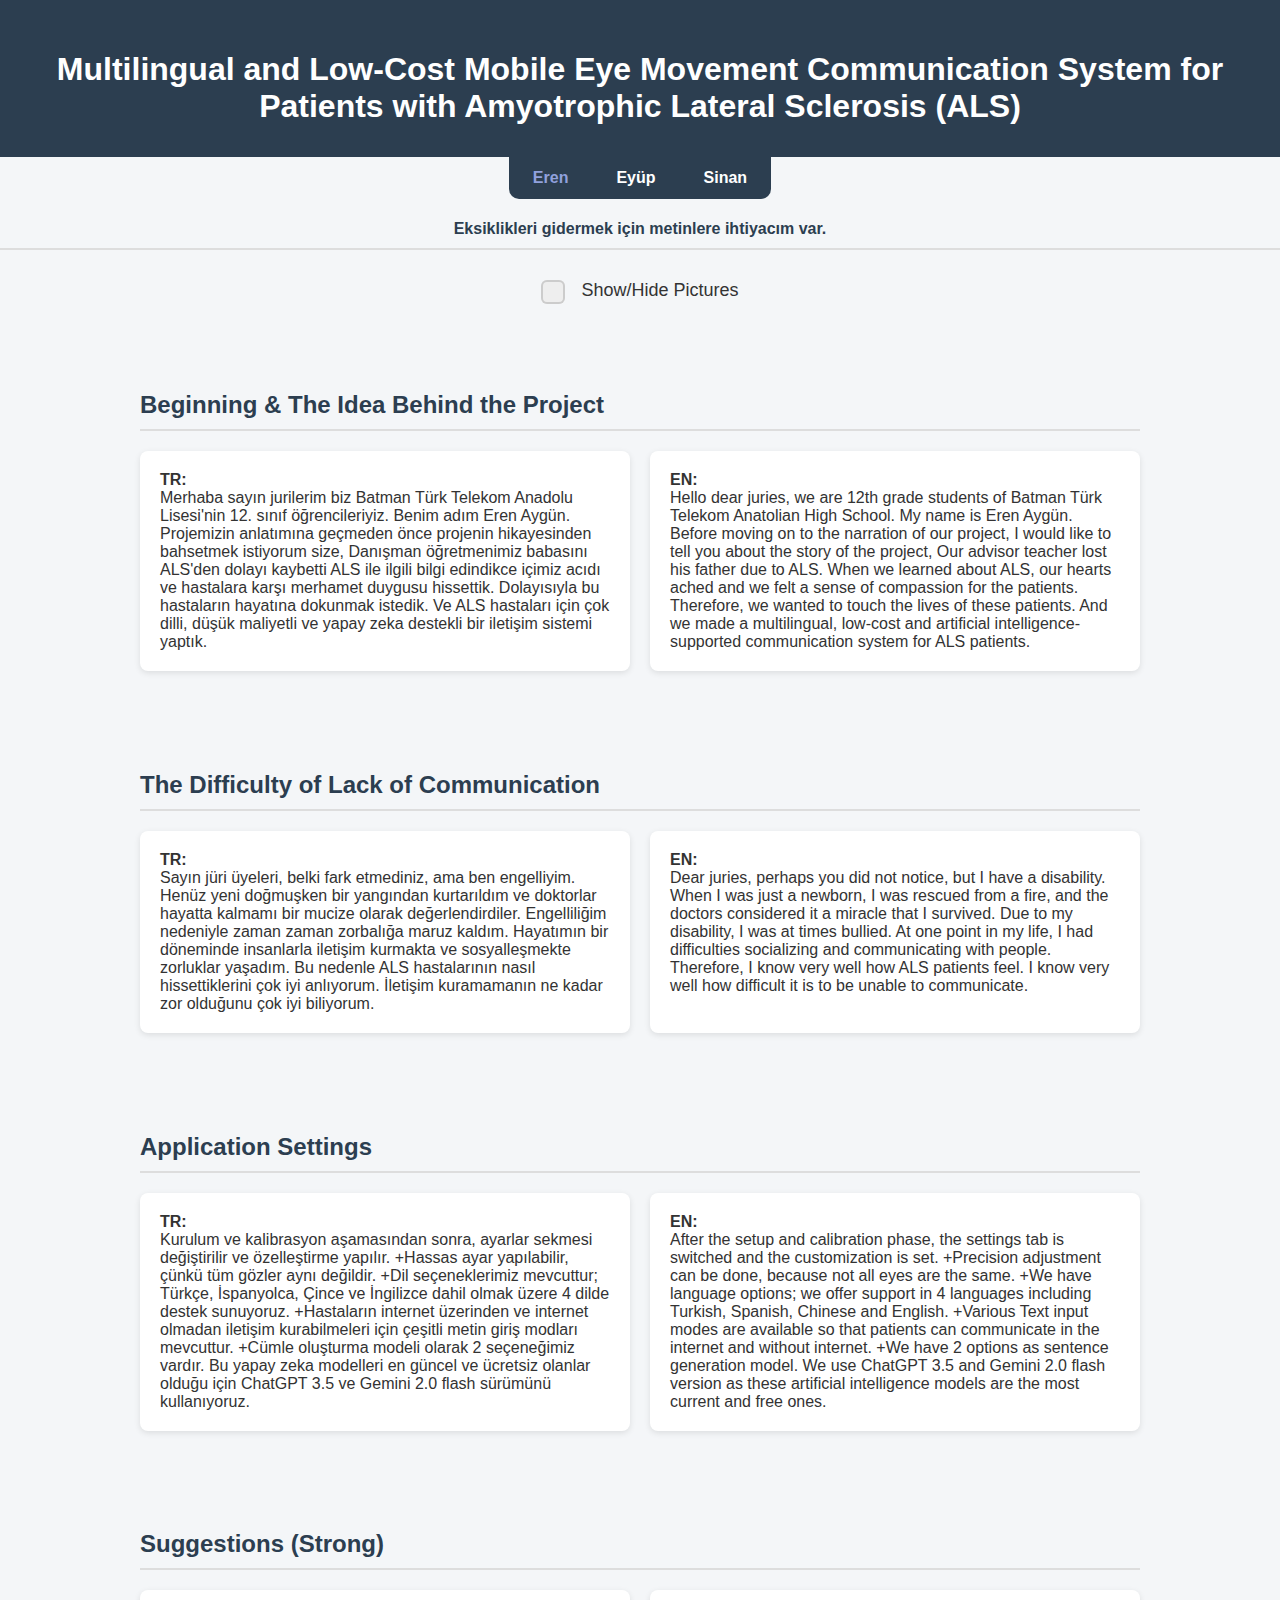
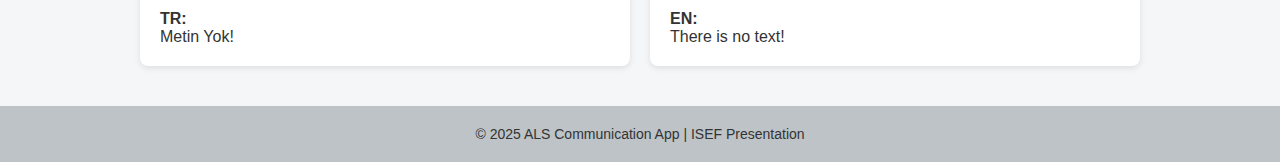
<file: eren.html>
<!DOCTYPE html>
<html lang="tr">
<head>
  <meta charset="UTF-8">
  <meta name="viewport" content="width=device-width, initial-scale=1">
  <title>ALS - ISEF Mülakat</title>
  <style>
    body {
      font-family: 'Segoe UI', sans-serif;
      margin: 0;
      padding: 0;
      background: #f4f6f8;
      color: #333;
    }

    header {
      background: #2c3e50;
      color: white;
      padding: 30px 20px 10px;
      text-align: center;
      position: relative;
    }

    .profile-buttons {
      margin-top: 0px;
      display: flex;
      justify-content: center;
      flex-wrap: wrap;
    }

    .profile-buttons a {
      background: #2c3e50;
      color: white;
      text-decoration: none;
      padding: 12px 24px;
      border-radius: 0px;
      font-weight: 600;
      font-size: 16px;
      transition: all 0.3s ease;
    }

    .profile-buttons a:hover {
      background: #364a5f;
      transform: translateY(-2px);
      box-shadow: 0 6px 14px rgba(0,0,0,0.15);
    }
    #eren {
      border-radius: 0px 0px 0px 10px;
      color: #91a1dd;
    }

    #eyup {
      border-radius: 0px 0px 0px 0px;
    }

    #sinan {
      border-radius: 0px 0px 10px 0px;
    }

    @media (max-width: 300px) {
      .profile-buttons {
        flex-direction: column;
        align-items: center;
      }

      .profile-buttons a {
        width: 80%;
        text-align: center;
      }
    }

    h4 {
      color: #2c3e50;
      border-bottom: 2px solid #ddd;
      padding-bottom: 10px;
      text-align: center;
    }

    section {
      padding: 40px 20px;
      max-width: 1000px;
      margin: auto;
    }
    h2 {
      color: #2c3e50;
      border-bottom: 2px solid #ddd;
      padding-bottom: 10px;
    }
    .content-pair {
      display: flex;
      flex-wrap: wrap;
      gap: 20px;
    }
    .box {
      flex: 1;
      min-width: 300px;
      background: white;
      padding: 20px;
      border-radius: 8px;
      box-shadow: 0 2px 6px rgba(0,0,0,0.1);
    }
    pre {
      background: #ecf0f1;
      padding: 15px;
      border-radius: 6px;
      overflow-x: auto;
    }
    footer {
      text-align: center;
      padding: 20px;
      background: #bdc3c7;
      font-size: 14px;
    }
    .checkbox-container {
      text-align: center;
      margin: 30px 0;
      font-family: 'Segoe UI', sans-serif;
    }

    .custom-checkbox {
      position: relative;
      padding-left: 40px;
      cursor: pointer;
      font-size: 18px;
      color: #333;
      user-select: none;
    }

    .custom-checkbox input {
      position: absolute;
      opacity: 0;
      cursor: pointer;
    }

    .checkmark {
      position: absolute;
      top: 0;
      left: 0;
      height: 24px;
      width: 24px;
      background-color: #eee;
      border-radius: 6px;
      transition: background-color 0.3s ease;
      box-shadow: inset 0 0 0 2px #ccc;
    }

    .custom-checkbox:hover .checkmark {
      background-color: #ddd;
    }

    .custom-checkbox input:checked ~ .checkmark {
      background-color: #4CAF50;
      box-shadow: inset 0 0 0 2px #4CAF50;
    }

    .checkmark::after {
      content: "";
      position: absolute;
      display: none;
      left: 8px;
      top: 4px;
      width: 6px;
      height: 12px;
      border: solid white;
      border-width: 0 2px 2px 0;
      transform: rotate(45deg);
    }

    .custom-checkbox input:checked ~ .checkmark::after {
      display: block;
    }
  </style>
</head>
<body>

<header>
  <h1>Multilingual and Low-Cost Mobile Eye Movement Communication System for Patients with Amyotrophic Lateral Sclerosis (ALS)</h1>
</header>

<div class="profile-buttons">
  <a href="eren.html" id="eren">Eren</a>
  <a href="eyup.html" id="eyup">Eyüp</a>
  <a href="index.html" id="sinan">Sinan</a>
</div>

<h4>Eksiklikleri gidermek için metinlere ihtiyacım var.</h4>

<div class="checkbox-container">
  <label class="custom-checkbox">
    <input type="checkbox" id="toggleImages">
    <span class="checkmark"></span>
    Show/Hide Pictures
  </label>
</div>

<section>
  <h2>Beginning & The Idea Behind the Project</h2>
  <div class="content-pair">
    <div class="box">
      <strong>TR:</strong><br>
      Merhaba sayın jurilerim biz Batman Türk Telekom Anadolu Lisesi'nin 12. sınıf öğrencileriyiz. Benim adım Eren Aygün. Projemizin anlatımına geçmeden önce projenin hikayesinden bahsetmek istiyorum size, Danışman öğretmenimiz babasını ALS'den dolayı kaybetti ALS ile ilgili bilgi edindikce içimiz acıdı ve hastalara karşı merhamet duygusu hissettik. Dolayısıyla bu hastaların hayatına dokunmak istedik. Ve ALS hastaları için çok dilli, düşük maliyetli ve yapay zeka destekli bir iletişim sistemi yaptık.
    </div>
    <div class="box">
      <strong>EN:</strong><br>
      Hello dear juries, we are 12th grade students of Batman Türk Telekom Anatolian High School. My name is Eren Aygün. Before moving on to the narration of our project, I would like to tell you about the story of the project, Our advisor teacher lost his father due to ALS. When we learned about ALS, our hearts ached and we felt a sense of compassion for the patients. Therefore, we wanted to touch the lives of these patients. And we made a multilingual, low-cost and artificial intelligence-supported communication system for ALS patients.
    </div>
  </div>
  <img src="images/eren/gorsel1.png" alt="Beginning" style="width:100%; max-width:600px; display:block; margin:20px auto; border-radius:8px;" class="section-image">
  <img src="images/eren/gorsel2.png" alt="The Idea Behind the Project" style="width:100%; max-width:600px; display:block; margin:20px auto; border-radius:8px;" class="section-image">
</section>

<section>
  <h2>The Difficulty of Lack of Communication</h2>
  <div class="content-pair">
    <div class="box">
      <strong>TR:</strong><br>
      Sayın jüri üyeleri, belki fark etmediniz, ama ben engelliyim. Henüz yeni doğmuşken bir yangından kurtarıldım ve doktorlar hayatta kalmamı bir mucize olarak değerlendirdiler. Engelliliğim nedeniyle zaman zaman zorbalığa maruz kaldım. Hayatımın bir döneminde insanlarla iletişim kurmakta ve sosyalleşmekte zorluklar yaşadım. Bu nedenle ALS hastalarının nasıl hissettiklerini çok iyi anlıyorum. İletişim kuramamanın ne kadar zor olduğunu çok iyi biliyorum.
    </div>
    <div class="box">
      <strong>EN:</strong><br>
      Dear juries, perhaps you did not notice, but I have a disability. When I was just a newborn, I was rescued from a fire, and the doctors considered it a miracle that I survived. Due to my disability, I was at times bullied. At one point in my life, I had difficulties socializing and communicating with people. Therefore, I know very well how ALS patients feel. I know very well how difficult it is to be unable to communicate.
    </div>
  </div>
</section>

<section>
  <h2>Application Settings</h2>
  <div class="content-pair">
    <div class="box">
      <strong>TR:</strong><br>
      Kurulum ve kalibrasyon aşamasından sonra, ayarlar sekmesi değiştirilir ve özelleştirme yapılır.
+Hassas ayar yapılabilir, çünkü tüm gözler aynı değildir.
+Dil seçeneklerimiz mevcuttur; Türkçe, İspanyolca, Çince ve İngilizce dahil olmak üzere 4 dilde destek sunuyoruz.
+Hastaların internet üzerinden ve internet olmadan iletişim kurabilmeleri için çeşitli metin giriş modları mevcuttur.
+Cümle oluşturma modeli olarak 2 seçeneğimiz vardır. Bu yapay zeka modelleri en güncel ve ücretsiz olanlar olduğu için ChatGPT 3.5 ve Gemini 2.0 flash sürümünü kullanıyoruz.
    </div>
    <div class="box">
      <strong>EN:</strong><br>
      After the setup and calibration phase, the settings tab is switched and the customization is set.
+Precision adjustment can be done, because not all eyes are the same.
+We have language options; we offer support in 4 languages including Turkish, Spanish, Chinese and English.
+Various Text input modes are available so that patients can communicate in the internet and without internet.
+We have 2 options as sentence generation model. We use ChatGPT 3.5 and Gemini 2.0 flash version as these artificial intelligence models are the most current and free ones.
    </div>
  </div>
  <img src="images/eren/gorsel3.png" alt="Settings" style="width:100%; max-width:600px; display:block; margin:20px auto; border-radius:8px;" class="section-image">
</section>

<section>
  <h2>Suggestions (Strong)</h2>
  <div class="content-pair">
    <div class="box">
      <strong>TR:</strong><br>
      Metin Yok!
    </div>
    <div class="box">
      <strong>EN:</strong><br>
      There is no text!
    </div>
  </div>
  <img src="images/eren/gorsel4.png" alt="Strong" style="width:100%; max-width:600px; display:block; margin:20px auto; border-radius:8px;" class="section-image">
</section>

<footer>
  © 2025 ALS Communication App | ISEF Presentation
</footer>

</body>
</html>
<script>
  const images = document.querySelectorAll('.section-image');
  images.forEach(img => {
    img.style.display = 'none';
  });

  const checkbox = document.getElementById('toggleImages');
  checkbox.addEventListener('change', function () {
    const images = document.querySelectorAll('.section-image');
    images.forEach(img => {
      img.style.display = this.checked ? 'block' : 'none';
    });
  });
</script>
</file>
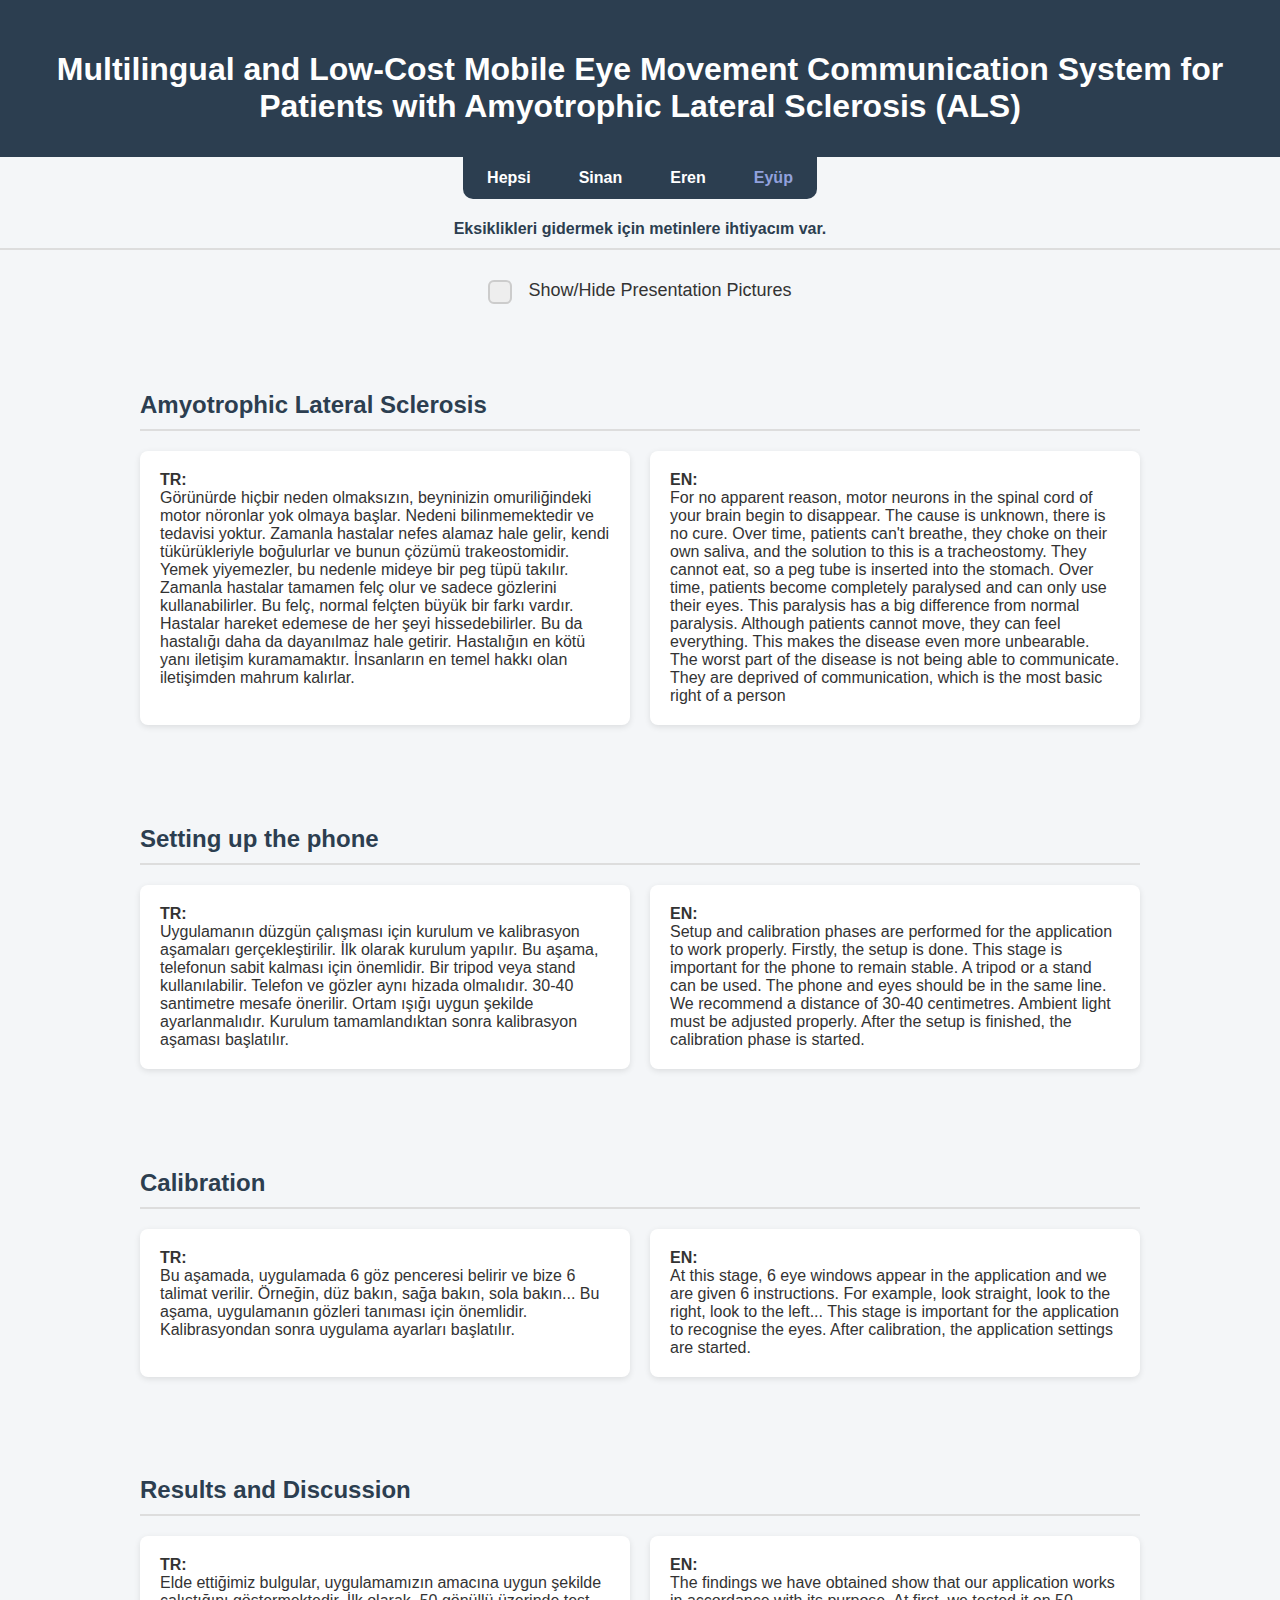
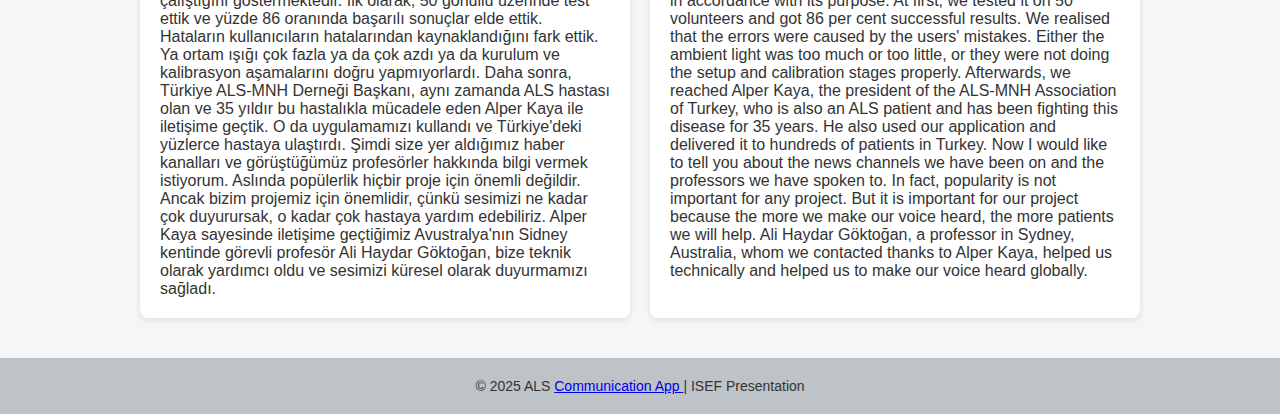
<file: eyup.html>
<!DOCTYPE html>
<html lang="tr">
<head>
  <meta charset="UTF-8">
  <meta name="viewport" content="width=device-width, initial-scale=1">
  <title>ALS - ISEF Mülakat</title>
  <style>
    body {
      font-family: 'Segoe UI', sans-serif;
      margin: 0;
      padding: 0;
      background: #f4f6f8;
      color: #333;
    }

    header {
      background: #2c3e50;
      color: white;
      padding: 30px 20px 10px;
      text-align: center;
      position: relative;
    }

    .profile-buttons {
      margin-top: 0px;
      display: flex;
      justify-content: center;
      flex-wrap: wrap;
    }

    .profile-buttons a {
      background: #2c3e50;
      color: white;
      text-decoration: none;
      padding: 12px 24px;
      border-radius: 0px;
      font-weight: 600;
      font-size: 16px;
      transition: all 0.3s ease;
    }

    .profile-buttons a:hover {
      background: #364a5f;
      transform: translateY(-2px);
      box-shadow: 0 6px 14px rgba(0,0,0,0.15);
    }
    #all {
      border-radius: 0px 0px 0px 10px;
    }

    #eren {
      border-radius: 0px 0px 0px 0px;
    }

    #sinan {
      border-radius: 0px 0px 0px 0px;
    }

    #eyup {
      border-radius: 0px 0px 10px 0px;
      color: #91a1dd;
    }

    @media (max-width: 300px) {
      .profile-buttons {
        flex-direction: column;
        align-items: center;
      }

      .profile-buttons a {
        width: 80%;
        text-align: center;
      }
    }

    h4 {
      color: #2c3e50;
      border-bottom: 2px solid #ddd;
      padding-bottom: 10px;
      text-align: center;
    }

    section {
      padding: 40px 20px;
      max-width: 1000px;
      margin: auto;
    }
    h2 {
      color: #2c3e50;
      border-bottom: 2px solid #ddd;
      padding-bottom: 10px;
    }
    .content-pair {
      display: flex;
      flex-wrap: wrap;
      gap: 20px;
    }
    .box {
      flex: 1;
      min-width: 300px;
      background: white;
      padding: 20px;
      border-radius: 8px;
      box-shadow: 0 2px 6px rgba(0,0,0,0.1);
    }
    pre {
      background: #ecf0f1;
      padding: 15px;
      border-radius: 6px;
      overflow-x: auto;
    }
    footer {
      text-align: center;
      padding: 20px;
      background: #bdc3c7;
      font-size: 14px;
    }
    .checkbox-container {
      text-align: center;
      margin: 30px 0;
      font-family: 'Segoe UI', sans-serif;
    }

    .custom-checkbox {
      position: relative;
      padding-left: 40px;
      cursor: pointer;
      font-size: 18px;
      color: #333;
      user-select: none;
    }

    .custom-checkbox input {
      position: absolute;
      opacity: 0;
      cursor: pointer;
    }

    .checkmark {
      position: absolute;
      top: 0;
      left: 0;
      height: 24px;
      width: 24px;
      background-color: #eee;
      border-radius: 6px;
      transition: background-color 0.3s ease;
      box-shadow: inset 0 0 0 2px #ccc;
    }

    .custom-checkbox:hover .checkmark {
      background-color: #ddd;
    }

    .custom-checkbox input:checked ~ .checkmark {
      background-color: #4CAF50;
      box-shadow: inset 0 0 0 2px #4CAF50;
    }

    .checkmark::after {
      content: "";
      position: absolute;
      display: none;
      left: 8px;
      top: 4px;
      width: 6px;
      height: 12px;
      border: solid white;
      border-width: 0 2px 2px 0;
      transform: rotate(45deg);
    }

    .custom-checkbox input:checked ~ .checkmark::after {
      display: block;
    }
  </style>
</head>
<body>

<header>
  <h1>Multilingual and Low-Cost Mobile Eye Movement Communication System for Patients with Amyotrophic Lateral Sclerosis (ALS)</h1>
</header>

<div class="profile-buttons">
    <a href="index.html" id="all">Hepsi</a>
    <a href="sinan.html" id="sinan">Sinan</a>
    <a href="eren.html" id="eren">Eren</a>
    <a href="eyup.html" id="eyup">Eyüp</a>
</div>

<h4>Eksiklikleri gidermek için metinlere ihtiyacım var.</h4>

<div class="checkbox-container">
  <label class="custom-checkbox">
    <input type="checkbox" id="toggleImages">
    <span class="checkmark"></span>
    Show/Hide Presentation Pictures
  </label>
</div>

<section>
  <h2>Amyotrophic Lateral Sclerosis</h2>
  <div class="content-pair">
    <div class="box">
      <strong>TR:</strong><br>
      Görünürde hiçbir neden olmaksızın, beyninizin omuriliğindeki motor nöronlar yok olmaya başlar. Nedeni bilinmemektedir ve tedavisi yoktur. Zamanla hastalar nefes alamaz hale gelir, kendi tükürükleriyle boğulurlar ve bunun çözümü trakeostomidir. Yemek yiyemezler, bu nedenle mideye bir peg tüpü takılır. Zamanla hastalar tamamen felç olur ve sadece gözlerini kullanabilirler. Bu felç, normal felçten büyük bir farkı vardır. Hastalar hareket edemese de her şeyi hissedebilirler. Bu da hastalığı daha da dayanılmaz hale getirir. Hastalığın en kötü yanı iletişim kuramamaktır. İnsanların en temel hakkı olan iletişimden mahrum kalırlar.
    </div>
    <div class="box">
      <strong>EN:</strong><br>
      For no apparent reason, motor neurons in the spinal cord of your brain begin to disappear. The cause is unknown, there is no cure. Over time, patients can't breathe, they choke on their own saliva, and the solution to this is a tracheostomy. They cannot eat, so a peg tube is inserted into the stomach. Over time, patients become completely paralysed and can only use their eyes. This paralysis has a big difference from normal paralysis. Although patients cannot move, they can feel everything. This makes the disease even more unbearable. The worst part of the disease is not being able to communicate. They are deprived of communication, which is the most basic right of a person
    </div>
  </div>
  <img src="images/eyup/gorsel1.png" alt="Amyotrophic Lateral Sclerosis" style="width:100%; max-width:600px; display:block; margin:20px auto; border-radius:8px;" class="section-image">
</section>

<section>
  <h2>Setting up the phone</h2>
  <div class="content-pair">
    <div class="box">
      <strong>TR:</strong><br>
      Uygulamanın düzgün çalışması için kurulum ve kalibrasyon aşamaları gerçekleştirilir. İlk olarak kurulum yapılır. Bu aşama, telefonun sabit kalması için önemlidir. Bir tripod veya stand kullanılabilir. Telefon ve gözler aynı hizada olmalıdır. 30-40 santimetre mesafe önerilir. Ortam ışığı uygun şekilde ayarlanmalıdır. Kurulum tamamlandıktan sonra kalibrasyon aşaması başlatılır.
    </div>
    <div class="box">
      <strong>EN:</strong><br>
      Setup and calibration phases are performed for the application to work properly. Firstly, the setup is done. This stage is important for the phone to remain stable. A tripod or a stand can be used. The phone and eyes should be in the same line. We recommend a distance of 30-40 centimetres. Ambient light must be adjusted properly. After the setup is finished, the calibration phase is started.
    </div>
  </div>
  <img src="images/eyup/gorsel2.png" alt="Setup" style="width:100%; max-width:600px; display:block; margin:20px auto; border-radius:8px;" class="section-image">
</section>

<section>
  <h2>Calibration</h2>
  <div class="content-pair">
    <div class="box">
      <strong>TR:</strong><br>
      Bu aşamada, uygulamada 6 göz penceresi belirir ve bize 6 talimat verilir. Örneğin, düz bakın, sağa bakın, sola bakın... Bu aşama, uygulamanın gözleri tanıması için önemlidir. Kalibrasyondan sonra uygulama ayarları başlatılır.
    </div>
    <div class="box">
      <strong>EN:</strong><br>
      At this stage, 6 eye windows appear in the application and we are given 6 instructions. For example, look straight, look to the right, look to the left... This stage is important for the application to recognise the eyes. After calibration, the application settings are started.
    </div>
  </div>
  <img src="images/eyup/gorsel3.png" alt="Calibration" style="width:100%; max-width:600px; display:block; margin:20px auto; border-radius:8px;" class="section-image">
</section>

<section>
  <h2>Results and Discussion</h2>
  <div class="content-pair">
    <div class="box">
      <strong>TR:</strong><br>
      Elde ettiğimiz bulgular, uygulamamızın amacına uygun şekilde çalıştığını göstermektedir. İlk olarak, 50 gönüllü üzerinde test ettik ve yüzde 86 oranında başarılı sonuçlar elde ettik. Hataların kullanıcıların hatalarından kaynaklandığını fark ettik. Ya ortam ışığı çok fazla ya da çok azdı ya da kurulum ve kalibrasyon aşamalarını doğru yapmıyorlardı. Daha sonra, Türkiye ALS-MNH Derneği Başkanı, aynı zamanda ALS hastası olan ve 35 yıldır bu hastalıkla mücadele eden Alper Kaya ile iletişime geçtik. O da uygulamamızı kullandı ve Türkiye'deki yüzlerce hastaya ulaştırdı. Şimdi size yer aldığımız haber kanalları ve görüştüğümüz profesörler hakkında bilgi vermek istiyorum. Aslında popülerlik hiçbir proje için önemli değildir. Ancak bizim projemiz için önemlidir, çünkü sesimizi ne kadar çok duyurursak, o kadar çok hastaya yardım edebiliriz. Alper Kaya sayesinde iletişime geçtiğimiz Avustralya'nın Sidney kentinde görevli profesör Ali Haydar Göktoğan, bize teknik olarak yardımcı oldu ve sesimizi küresel olarak duyurmamızı sağladı.
    </div>
    <div class="box">
      <strong>EN:</strong><br>
      The findings we have obtained show that our application works in accordance with its purpose. At first, we tested it on 50 volunteers and got 86 per cent successful results. We realised that the errors were caused by the users' mistakes. Either the ambient light was too much or too little, or they were not doing the setup and calibration stages properly. Afterwards, we reached Alper Kaya, the president of the ALS-MNH Association of Turkey, who is also an ALS patient and has been fighting this disease for 35 years. He also used our application and delivered it to hundreds of patients in Turkey. Now I would like to tell you about the news channels we have been on and the professors we have spoken to. In fact, popularity is not important for any project. But it is important for our project because the more we make our voice heard, the more patients we will help. Ali Haydar Göktoğan, a professor in Sydney, Australia, whom we contacted thanks to Alper Kaya, helped us technically and helped us to make our voice heard globally.
    </div>
  </div>
  <img src="images/eyup/gorsel4.png" alt="Results and Discussion" style="width:100%; max-width:600px; display:block; margin:20px auto; border-radius:8px;" class="section-image">
</section>

<footer>
  © 2025 ALS 
  <a href="download.html"> Communication App </a>
  | ISEF Presentation
</footer>

</body>
</html>
<script>
  const images = document.querySelectorAll('.section-image');
  images.forEach(img => {
    img.style.display = 'none';
  });

  const checkbox = document.getElementById('toggleImages');
  checkbox.addEventListener('change', function () {
    const images = document.querySelectorAll('.section-image');
    images.forEach(img => {
      img.style.display = this.checked ? 'block' : 'none';
    });
  });

  window.secret = function() {
    window.location.href = "als-isef/gizli/index.html";
  }
</script>
</file>
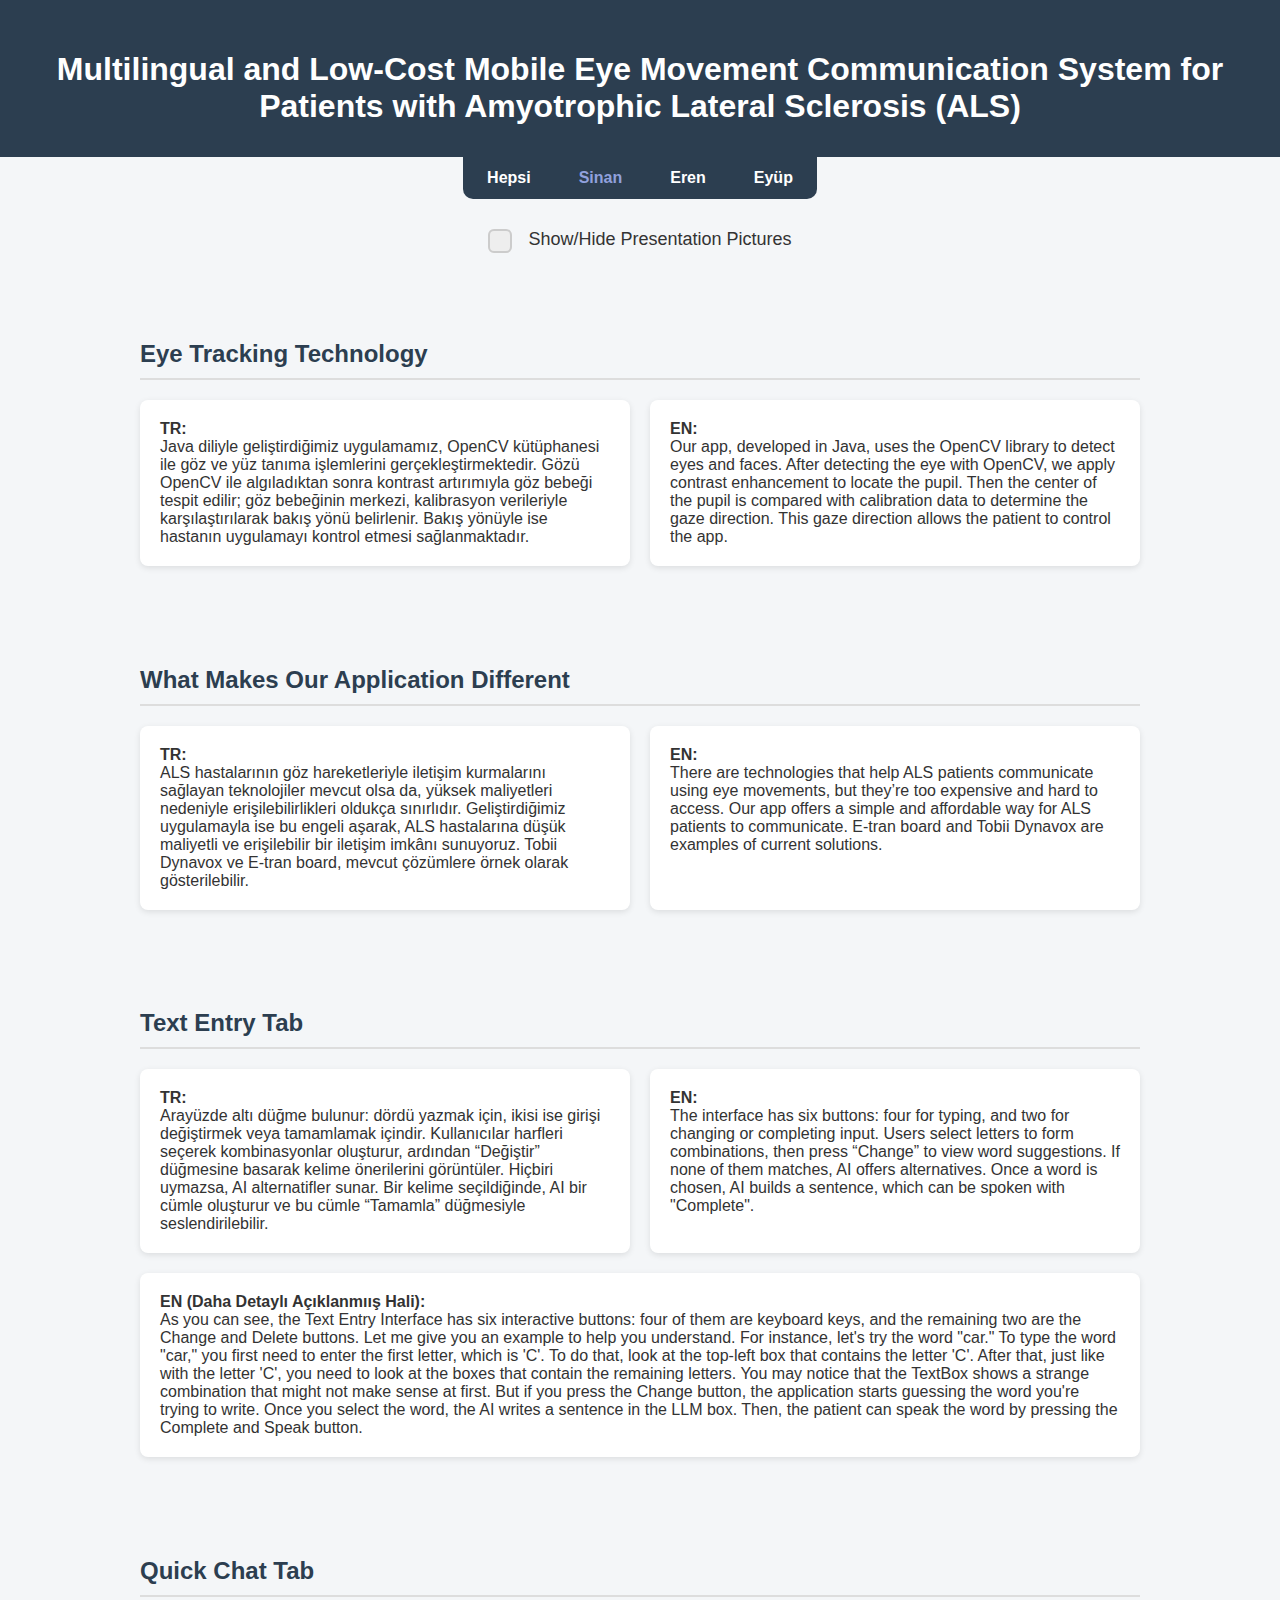
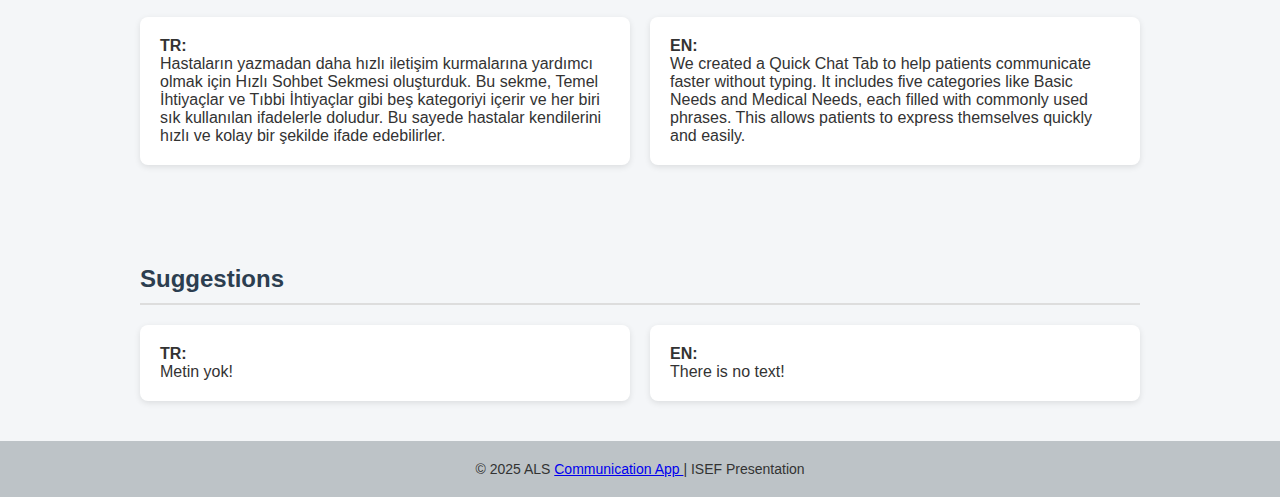
<file: sinan.html>
<!DOCTYPE html>
<html lang="tr">
<head>
  <meta charset="UTF-8">
  <meta name="viewport" content="width=device-width, initial-scale=1">
  <title>ALS - ISEF Mülakat</title>
  <style>
    body {
      font-family: 'Segoe UI', sans-serif;
      margin: 0;
      padding: 0;
      background: #f4f6f8;
      color: #333;
    }

    header {
      background: #2c3e50;
      color: white;
      padding: 30px 20px 10px;
      text-align: center;
      position: relative;
    }

    .profile-buttons {
      margin-top: 0px;
      display: flex;
      justify-content: center;
      flex-wrap: wrap;
    }

    .profile-buttons a {
      background: #2c3e50;
      color: white;
      text-decoration: none;
      padding: 12px 24px;
      border-radius: 0px;
      font-weight: 600;
      font-size: 16px;
      transition: all 0.3s ease;
    }

    .profile-buttons a:hover {
      background: #364a5f;
      transform: translateY(-2px);
      box-shadow: 0 6px 14px rgba(0,0,0,0.15);
    }
    #all {
      border-radius: 0px 0px 0px 10px;
    }

    #eren {
      border-radius: 0px 0px 0px 0px;
    }

    #sinan {
      border-radius: 0px 0px 0px 0px;
      color: #91a1dd;
    }

    #eyup {
      border-radius: 0px 0px 10px 0px;
    }

    @media (max-width: 300px) {
      .profile-buttons {
        flex-direction: row;
        align-items: center;
      }

      .profile-buttons a {
        width: 80%;
        text-align: center;
      }
    }

    section {
      padding: 40px 20px;
      max-width: 1000px;
      margin: auto;
    }
    h2 {
      color: #2c3e50;
      border-bottom: 2px solid #ddd;
      padding-bottom: 10px;
    }
    .content-pair {
      display: flex;
      flex-wrap: wrap;
      gap: 20px;
    }
    .box {
      flex: 1;
      min-width: 300px;
      background: white;
      padding: 20px;
      border-radius: 8px;
      box-shadow: 0 2px 6px rgba(0,0,0,0.1);
    }
    pre {
      background: #ecf0f1;
      padding: 15px;
      border-radius: 6px;
      overflow-x: auto;
    }
    footer {
      text-align: center;
      padding: 20px;
      background: #bdc3c7;
      font-size: 14px;
    }
    .section-image {
      display: none;
    }

    .checkbox-container {
      text-align: center;
      margin: 30px 0;
      font-family: 'Segoe UI', sans-serif;
    }

    .custom-checkbox {
      position: relative;
      padding-left: 40px;
      cursor: pointer;
      font-size: 18px;
      color: #333;
      user-select: none;
    }

    .custom-checkbox input {
      position: absolute;
      opacity: 0;
      cursor: pointer;
    }

    .checkmark {
      position: absolute;
      top: 0;
      left: 0;
      height: 24px;
      width: 24px;
      background-color: #eee;
      border-radius: 6px;
      transition: background-color 0.3s ease;
      box-shadow: inset 0 0 0 2px #ccc;
    }

    .custom-checkbox:hover .checkmark {
      background-color: #ddd;
    }

    .custom-checkbox input:checked ~ .checkmark {
      background-color: #4CAF50;
      box-shadow: inset 0 0 0 2px #4CAF50;
    }

    .checkmark::after {
      content: "";
      position: absolute;
      display: none;
      left: 8px;
      top: 4px;
      width: 6px;
      height: 12px;
      border: solid white;
      border-width: 0 2px 2px 0;
      transform: rotate(45deg);
    }

    .custom-checkbox input:checked ~ .checkmark::after {
      display: block;
    }
  </style>
</head>
<body>

<header>
  <h1>Multilingual and Low-Cost Mobile Eye Movement Communication System for Patients with Amyotrophic Lateral Sclerosis (ALS)</h1>
</header>

<div class="profile-buttons">
    <a href="index.html" id="all">Hepsi</a>
    <a href="sinan.html" id="sinan">Sinan</a>
    <a href="eren.html" id="eren">Eren</a>
    <a href="eyup.html" id="eyup">Eyüp</a>
</div>

<div class="checkbox-container">
  <label class="custom-checkbox">
    <input type="checkbox" id="toggleImages">
    <span class="checkmark"></span>
    Show/Hide Presentation Pictures
  </label>
</div>

<section>
  <h2>Eye Tracking Technology</h2>
  <div class="content-pair">
    <div class="box">
      <strong>TR:</strong><br>
      Java diliyle geliştirdiğimiz uygulamamız, OpenCV kütüphanesi ile göz ve yüz tanıma işlemlerini gerçekleştirmektedir. Gözü OpenCV ile algıladıktan sonra kontrast artırımıyla göz bebeği tespit edilir; göz bebeğinin merkezi, kalibrasyon verileriyle karşılaştırılarak bakış yönü belirlenir. Bakış yönüyle ise hastanın uygulamayı kontrol etmesi sağlanmaktadır.
    </div>
    <div class="box">
      <strong>EN:</strong><br>
      Our app, developed in Java, uses the OpenCV library to detect eyes and faces. After detecting the eye with OpenCV, we apply contrast enhancement to locate the pupil. Then the center of the pupil is compared with calibration data to determine the gaze direction. This gaze direction allows the patient to control the app.
    </div>
  </div>
  <img src="images/index/gorsel1.png" alt="Eye tracking" style="width:100%; max-width:600px; display:block; margin:20px auto; border-radius:8px;" class="section-image">
</section>

<section>
  <h2>What Makes Our Application Different</h2>
  <div class="content-pair">
    <div class="box">
      <strong>TR:</strong><br>
      ALS hastalarının göz hareketleriyle iletişim kurmalarını sağlayan teknolojiler mevcut olsa da, yüksek maliyetleri nedeniyle erişilebilirlikleri oldukça sınırlıdır. Geliştirdiğimiz uygulamayla ise bu engeli aşarak, ALS hastalarına düşük maliyetli ve erişilebilir bir iletişim imkânı sunuyoruz. Tobii Dynavox ve E-tran board, mevcut çözümlere örnek olarak gösterilebilir.
    </div>
    <div class="box">
      <strong>EN:</strong><br>
      There are technologies that help ALS patients communicate using eye movements, but they’re too expensive and hard to access. Our app offers a simple and affordable way for ALS patients to communicate. E-tran board and Tobii Dynavox are examples of current solutions.
    </div>
  </div>
  <img src="images/index/gorsel2.png" alt="Whats Different" style="width:100%; max-width:600px; display:block; margin:20px auto; border-radius:8px;" class="section-image">
</section>

<section>
  <h2>Text Entry Tab</h2>
  <div class="content-pair">
    <div class="box">
      <strong>TR:</strong><br>
      Arayüzde altı düğme bulunur: dördü yazmak için, ikisi ise girişi değiştirmek veya tamamlamak içindir. Kullanıcılar harfleri seçerek kombinasyonlar oluşturur, ardından “Değiştir” düğmesine basarak kelime önerilerini görüntüler. Hiçbiri uymazsa, AI alternatifler sunar. Bir kelime seçildiğinde, AI bir cümle oluşturur ve bu cümle “Tamamla” düğmesiyle seslendirilebilir.
    </div>
    <div class="box">
      <strong>EN:</strong><br>
      The interface has six buttons: four for typing, and two for changing or completing input. Users select letters to form combinations, then press “Change” to view word suggestions. If none of them matches, AI offers alternatives. Once a word is chosen, AI builds a sentence, which can be spoken with "Complete".
    </div>
    <div class="box">
      <strong>EN (Daha Detaylı Açıklanmıış Hali):</strong><br>
      As you can see, the Text Entry Interface has six interactive buttons: four of them are keyboard keys, and the remaining two are the Change and Delete buttons. Let me give you an example to help you understand. For instance, let's try the word "car."
To type the word "car," you first need to enter the first letter, which is 'C'. To do that, look at the top-left box that contains the letter 'C'. After that, just like with the letter 'C', you need to look at the boxes that contain the remaining letters.
You may notice that the TextBox shows a strange combination that might not make sense at first. But if you press the Change button, the application starts guessing the word you're trying to write. Once you select the word, the AI writes a sentence in the LLM box. Then, the patient can speak the word by pressing the Complete and Speak button.
    </div>
  </div>
  <img src="images/index/gorsel3.png" alt="Text Entry" style="width:100%; max-width:600px; display:block; margin:20px auto; border-radius:8px;" class="section-image">
</section>

<section>
  <h2>Quick Chat Tab</h2>
  <div class="content-pair">
    <div class="box">
      <strong>TR:</strong><br>
      Hastaların yazmadan daha hızlı iletişim kurmalarına yardımcı olmak için Hızlı Sohbet Sekmesi oluşturduk. Bu sekme, Temel İhtiyaçlar ve Tıbbi İhtiyaçlar gibi beş kategoriyi içerir ve her biri sık kullanılan ifadelerle doludur. Bu sayede hastalar kendilerini hızlı ve kolay bir şekilde ifade edebilirler.
    </div>
    <div class="box">
      <strong>EN:</strong><br>
      We created a Quick Chat Tab to help patients communicate faster without typing. It includes five categories like Basic Needs and Medical Needs, each filled with commonly used phrases. This allows patients to express themselves quickly and easily.
    </div>
  </div>
  <img src="images/index/gorsel4.png" alt="Quick Chat" style="width:100%; max-width:600px; display:block; margin:20px auto; border-radius:8px;" class="section-image">
</section>

<section>
  <h2>Suggestions</h2>
  <div class="content-pair">
    <div class="box">
      <strong>TR:</strong><br>
      Metin yok!
    </div>
    <div class="box">
      <strong>EN:</strong><br>
      There is no text!
    </div>
  </div>
  <img src="images/index/gorsel5.png" alt="Suggestions" style="width:100%; max-width:600px; display:block; margin:20px auto; border-radius:8px;" class="section-image">
</section>

<footer>
  © 2025 ALS 
  <a href="download.html"> Communication App </a>
  | ISEF Presentation
</footer>

</body>
</html>
<script>
  const images = document.querySelectorAll('.section-image');
  images.forEach(img => {
    img.style.display = 'none';
  });

  const checkbox = document.getElementById('toggleImages');
  checkbox.addEventListener('change', function () {
    const images = document.querySelectorAll('.section-image');
    images.forEach(img => {
      img.style.display = this.checked ? 'block' : 'none';
    });
  });
</script>
</file>
